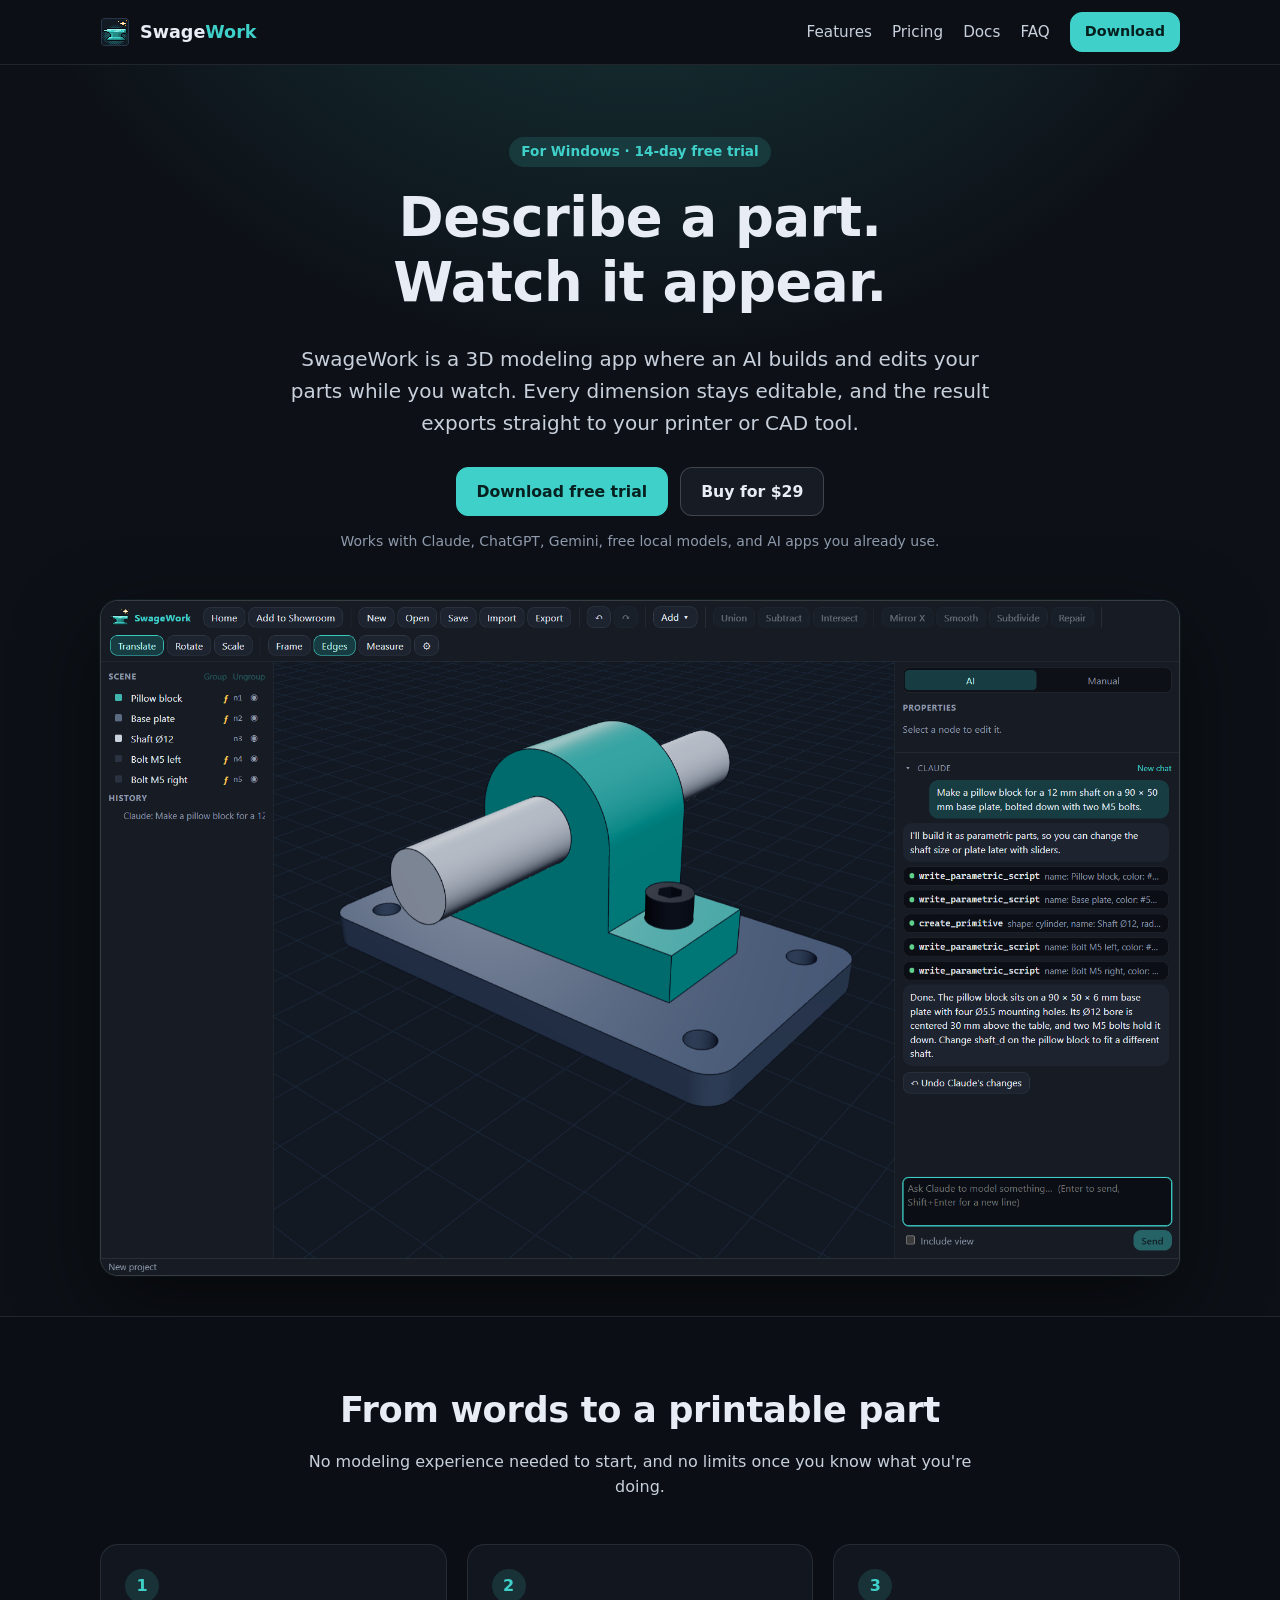
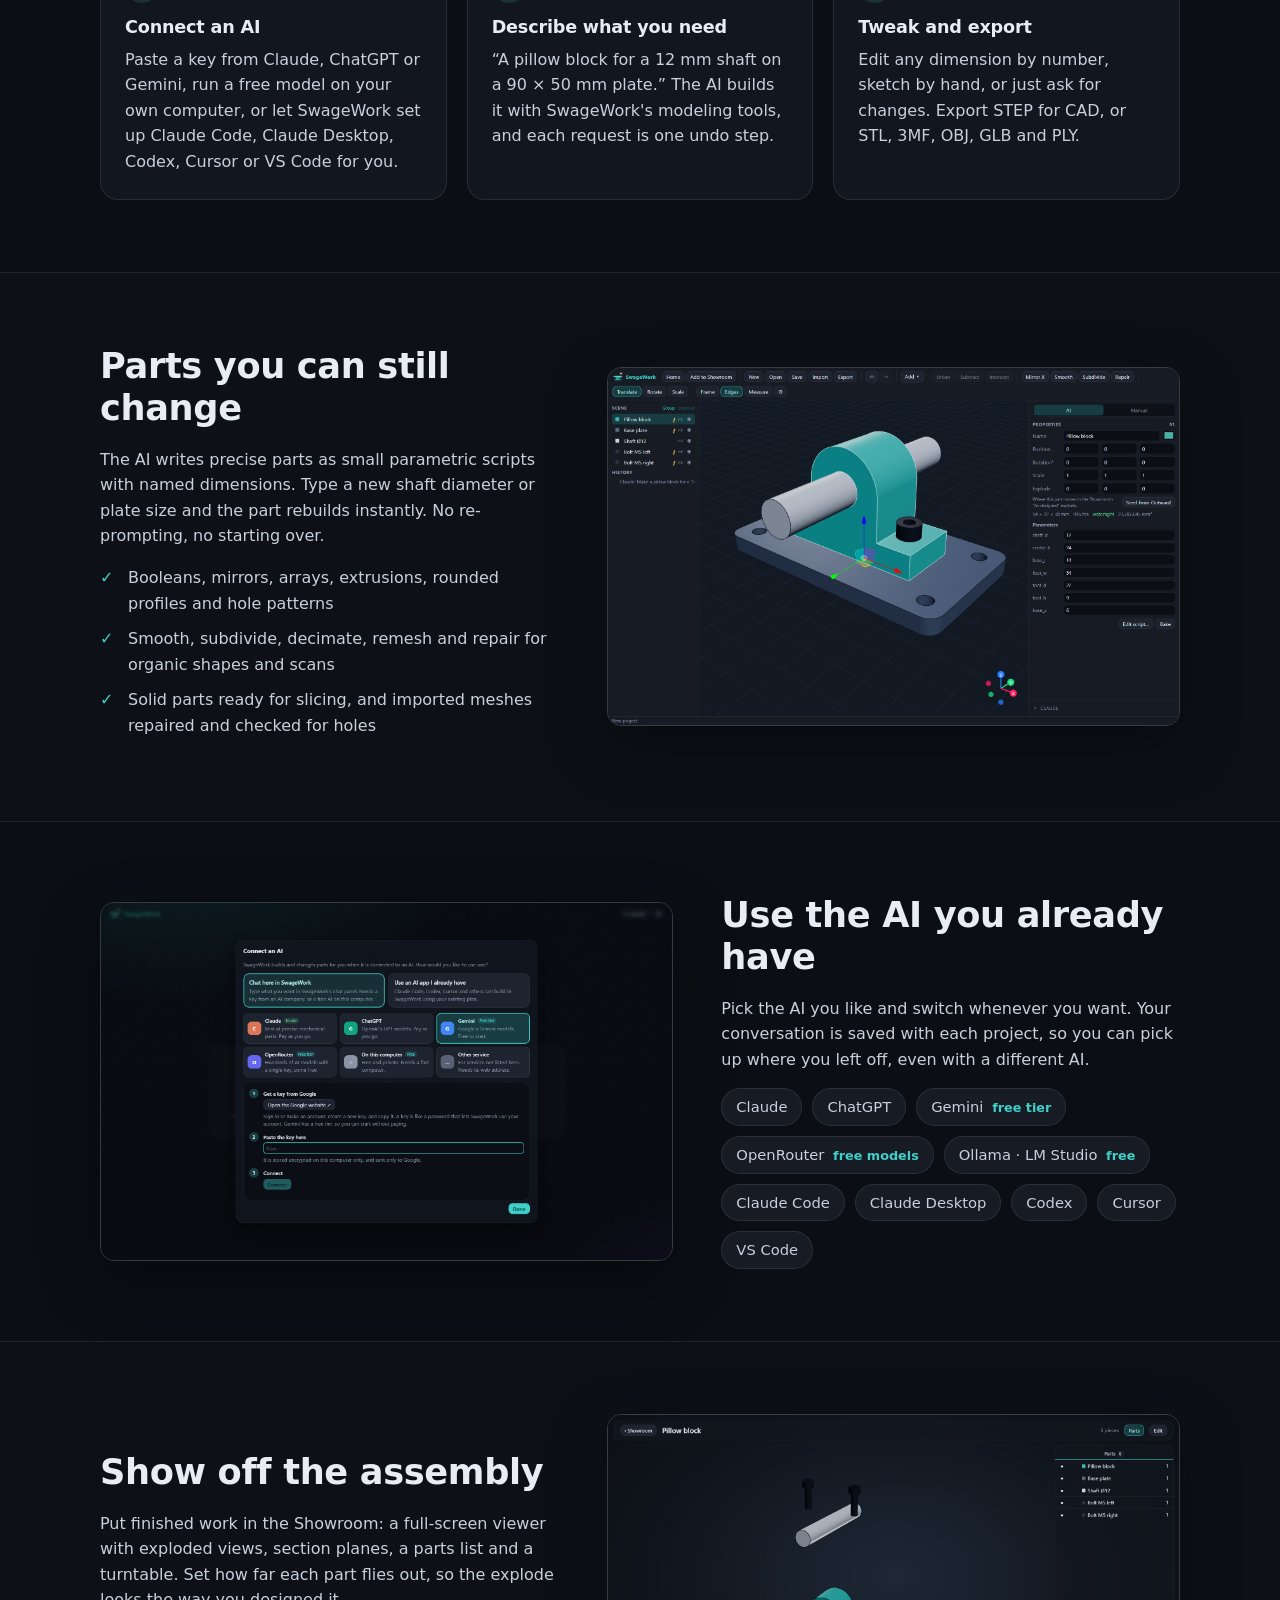
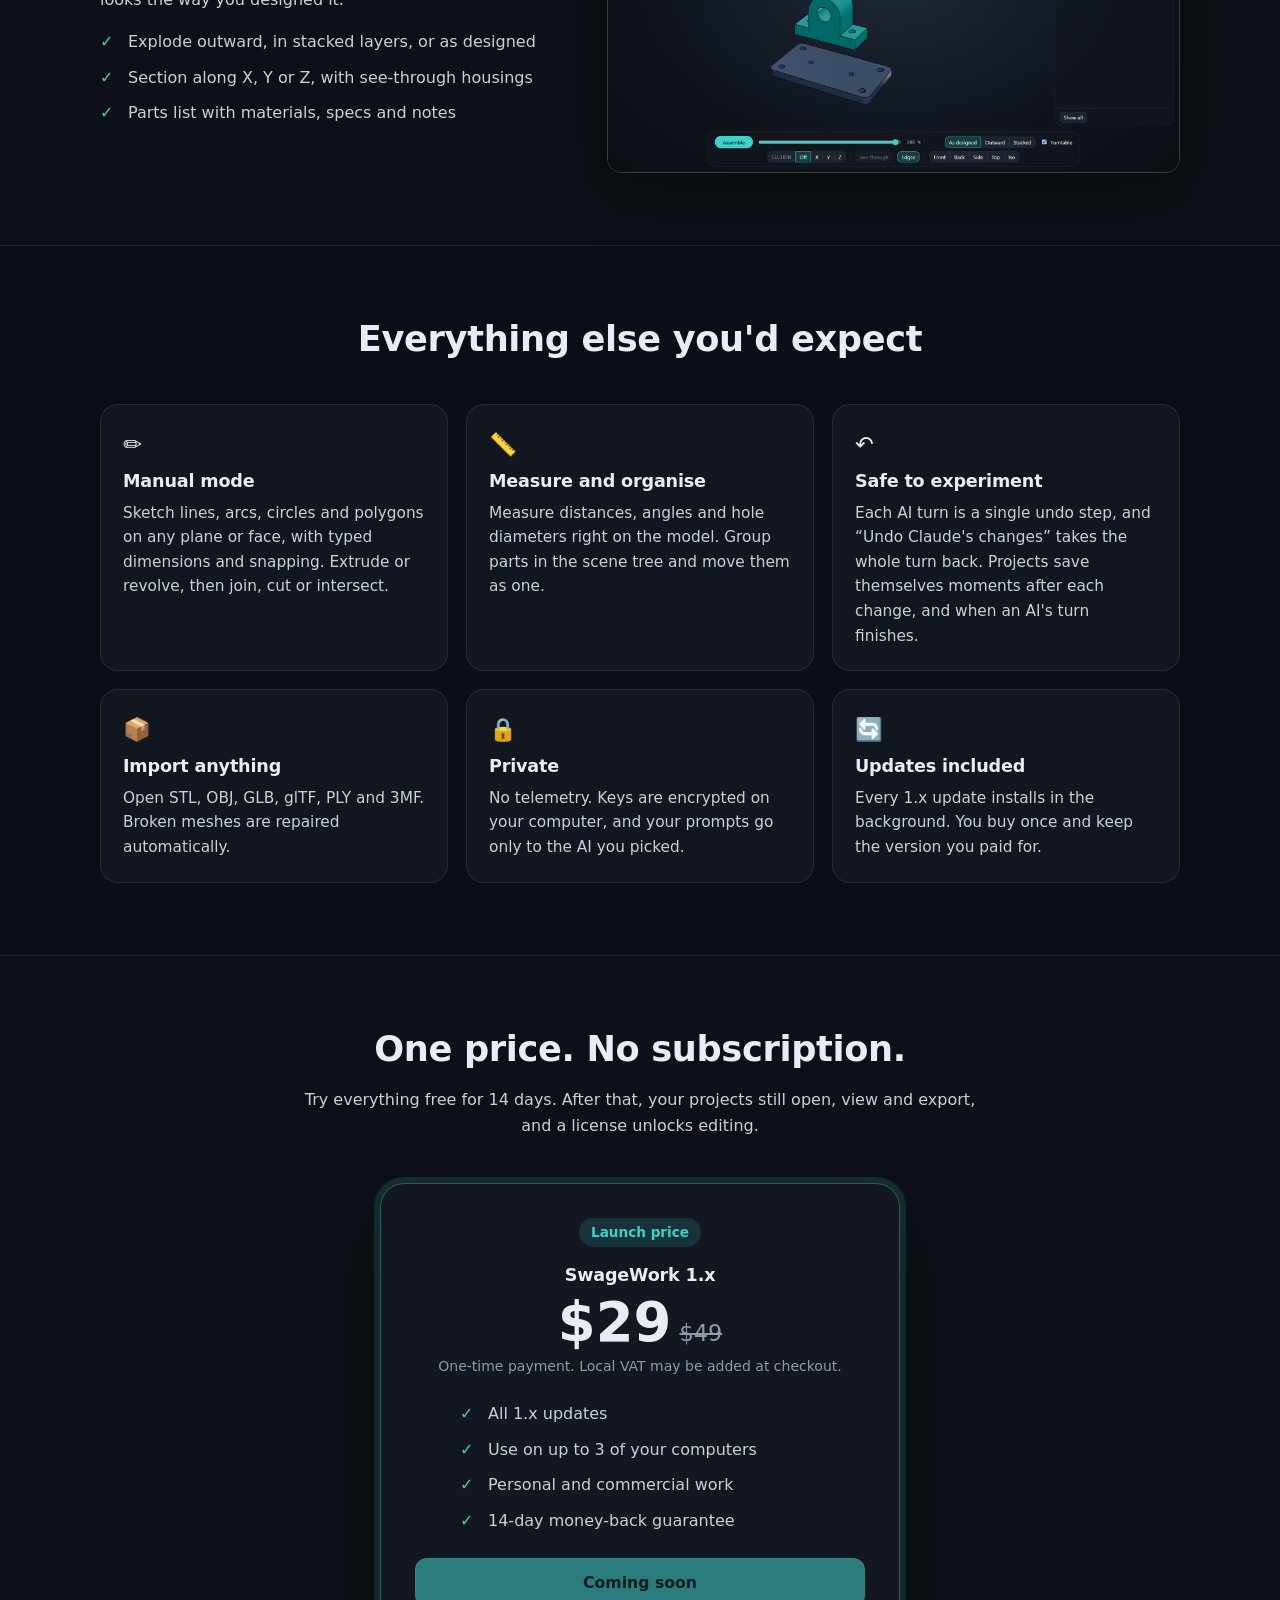
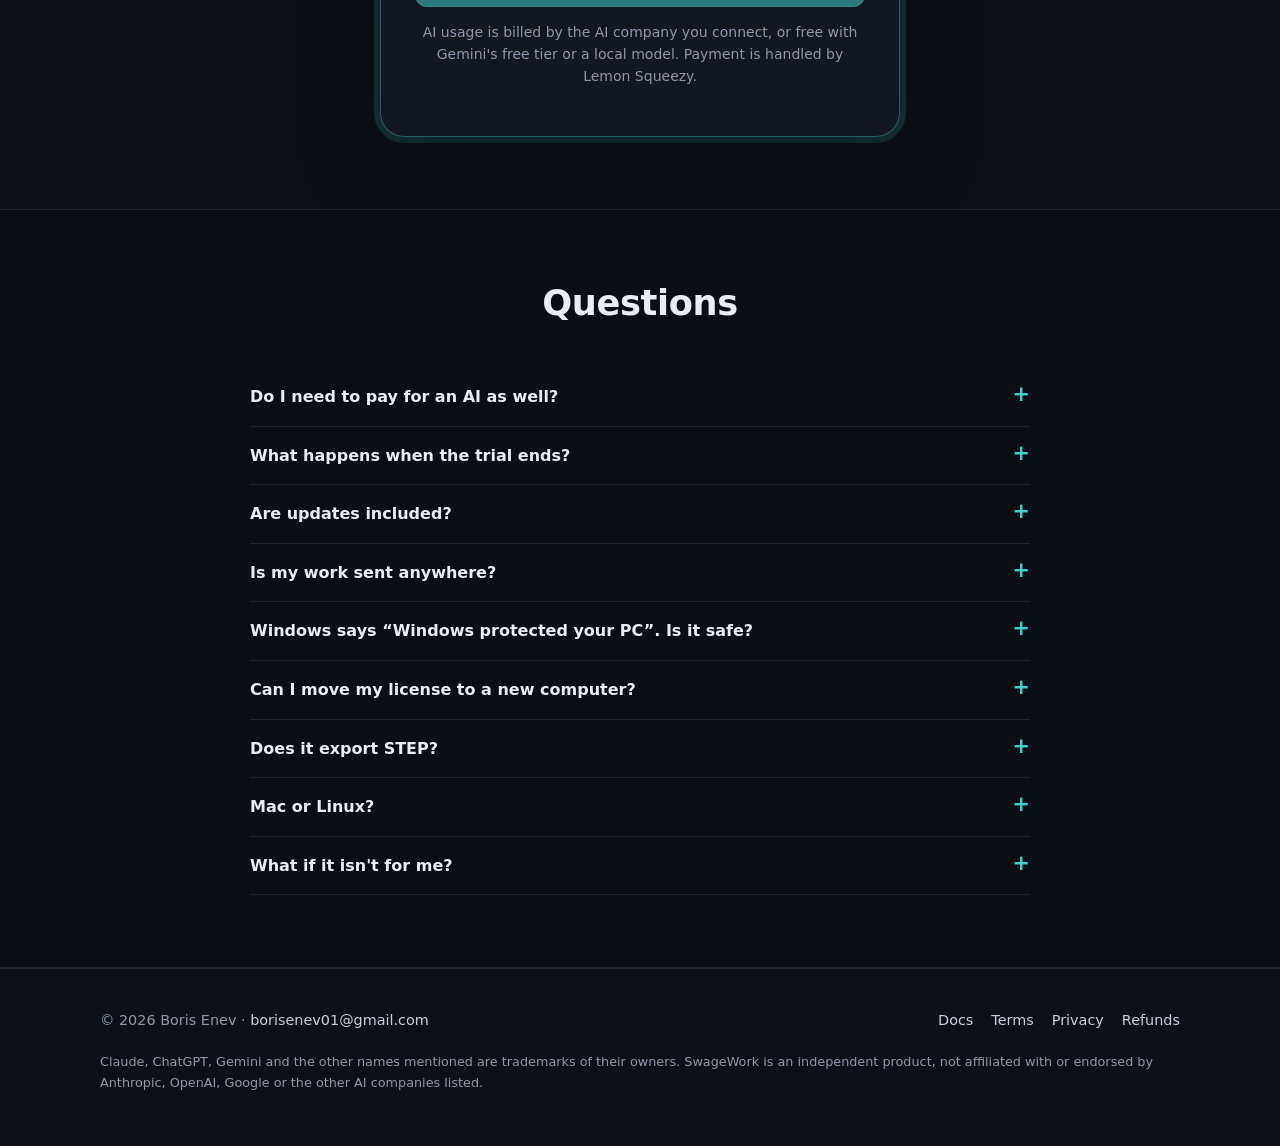
<file: index.html>
<!doctype html>
<html lang="en">
<head>
  <meta charset="utf-8">
  <meta name="viewport" content="width=device-width, initial-scale=1">
  <title>SwageWork: 3D modeling with AI</title>
  <meta name="description" content="SwageWork is a Windows 3D modeling app where AI builds and edits your parts. Use Claude, ChatGPT, Gemini, a free local model, or the AI app you already have. One-time purchase.">
  <meta property="og:title" content="SwageWork: 3D modeling with AI">
  <meta property="og:description" content="Describe a part, watch it appear, tweak it with sliders, export it for printing or CAD.">
  <meta property="og:image" content="img/editor.png">
  <link rel="icon" href="img/logo.svg" type="image/svg+xml">
  <link rel="stylesheet" href="style.css">
</head>
<body>
<!-- header -->
<header class="site-header">
  <div class="wrap">
    <a class="brand" href="index.html"><img src="img/logo.svg" alt=""><span>Swage<b>Work</b></span></a>
    <nav class="nav">
      <a href="index.html#features">Features</a>
      <a href="index.html#pricing">Pricing</a>
      <a href="docs.html">Docs</a>
      <a href="index.html#faq">FAQ</a>
      <a class="btn small primary" data-download href="#">Download</a>
    </nav>
  </div>
</header>
<!-- /header -->

<main>
  <section class="hero">
    <div class="wrap">
      <span class="eyebrow">For Windows · 14-day free trial</span>
      <h1>Describe a part.<br>Watch it appear.</h1>
      <p class="lede">
        SwageWork is a 3D modeling app where an AI builds and edits your parts while you watch.
        Every dimension stays editable, and the result exports straight to your printer or CAD tool.
      </p>
      <div class="ctas">
        <a class="btn primary" data-download href="#">Download free trial</a>
        <a class="btn" href="#pricing">Buy for $29</a>
      </div>
      <p class="note muted small">Works with Claude, ChatGPT, Gemini, free local models, and AI apps you already use.</p>
      <img class="shot" src="img/editor.png" width="1800" height="1125"
        alt="SwageWork editor: the chat panel shows Claude building a pillow block, base plate, shaft and bolts, which appear in the 3D viewport.">
    </div>
  </section>

  <section class="alt" id="how">
    <div class="wrap">
      <div class="section-head">
        <h2>From words to a printable part</h2>
        <p>No modeling experience needed to start, and no limits once you know what you're doing.</p>
      </div>
      <div class="steps">
        <div class="step">
          <h3>Connect an AI</h3>
          <p>Paste a key from Claude, ChatGPT or Gemini, run a free model on your own computer, or let SwageWork set up Claude Code, Claude Desktop, Codex, Cursor or VS Code for you.</p>
        </div>
        <div class="step">
          <h3>Describe what you need</h3>
          <p>“A pillow block for a 12 mm shaft on a 90 × 50 mm plate.” The AI builds it with SwageWork's modeling tools, and each request is one undo step.</p>
        </div>
        <div class="step">
          <h3>Tweak and export</h3>
          <p>Edit any dimension by number, sketch by hand, or just ask for changes. Export STEP for CAD, or STL, 3MF, OBJ, GLB and PLY.</p>
        </div>
      </div>
    </div>
  </section>

  <section id="features">
    <div class="wrap">
      <div class="split">
        <div class="split-text">
          <h2>Parts you can still change</h2>
          <p>The AI writes precise parts as small parametric scripts with named dimensions. Type a new shaft diameter or plate size and the part rebuilds instantly. No re-prompting, no starting over.</p>
          <ul class="ticks">
            <li>Booleans, mirrors, arrays, extrusions, rounded profiles and hole patterns</li>
            <li>Smooth, subdivide, decimate, remesh and repair for organic shapes and scans</li>
            <li>Solid parts ready for slicing, and imported meshes repaired and checked for holes</li>
          </ul>
        </div>
        <img src="img/params.png" width="1800" height="1125" loading="lazy" alt="The pillow block selected, with its shaft diameter, height and foot dimensions editable in the Properties panel.">
      </div>
    </div>
  </section>

  <section class="alt">
    <div class="wrap">
      <div class="split flip">
        <div class="split-text">
          <h2>Use the AI you already have</h2>
          <p>Pick the AI you like and switch whenever you want. Your conversation is saved with each project, so you can pick up where you left off, even with a different AI.</p>
          <div class="ai-list" style="justify-content:flex-start">
            <span class="chip">Claude</span>
            <span class="chip">ChatGPT</span>
            <span class="chip">Gemini <b>free tier</b></span>
            <span class="chip">OpenRouter <b>free models</b></span>
            <span class="chip">Ollama · LM Studio <b>free</b></span>
            <span class="chip">Claude Code</span>
            <span class="chip">Claude Desktop</span>
            <span class="chip">Codex</span>
            <span class="chip">Cursor</span>
            <span class="chip">VS Code</span>
          </div>
        </div>
        <img src="img/connect.png" width="1800" height="1125" loading="lazy" alt="The Connect an AI window with Claude, ChatGPT, Gemini, OpenRouter, local models and other services.">
      </div>
    </div>
  </section>

  <section>
    <div class="wrap">
      <div class="split">
        <div class="split-text">
          <h2>Show off the assembly</h2>
          <p>Put finished work in the Showroom: a full-screen viewer with exploded views, section planes, a parts list and a turntable. Set how far each part flies out, so the explode looks the way you designed it.</p>
          <ul class="ticks">
            <li>Explode outward, in stacked layers, or as designed</li>
            <li>Section along X, Y or Z, with see-through housings</li>
            <li>Parts list with materials, specs and notes</li>
          </ul>
        </div>
        <img src="img/showroom.png" width="1800" height="1125" loading="lazy" alt="Showroom viewer showing the pillow block assembly exploded into its parts.">
      </div>
    </div>
  </section>

  <section class="alt">
    <div class="wrap">
      <div class="section-head">
        <h2>Everything else you'd expect</h2>
      </div>
      <div class="grid">
        <div class="card"><div class="icon">✏️</div><h3>Manual mode</h3><p>Sketch lines, arcs, circles and polygons on any plane or face, with typed dimensions and snapping. Extrude or revolve, then join, cut or intersect.</p></div>
        <div class="card"><div class="icon">📏</div><h3>Measure and organise</h3><p>Measure distances, angles and hole diameters right on the model. Group parts in the scene tree and move them as one.</p></div>
        <div class="card"><div class="icon">↶</div><h3>Safe to experiment</h3><p>Each AI turn is a single undo step, and “Undo Claude's changes” takes the whole turn back. Projects save themselves moments after each change, and when an AI's turn finishes.</p></div>
        <div class="card"><div class="icon">📦</div><h3>Import anything</h3><p>Open STL, OBJ, GLB, glTF, PLY and 3MF. Broken meshes are repaired automatically.</p></div>
        <div class="card"><div class="icon">🔒</div><h3>Private</h3><p>No telemetry. Keys are encrypted on your computer, and your prompts go only to the AI you picked.</p></div>
        <div class="card"><div class="icon">🔄</div><h3>Updates included</h3><p>Every 1.x update installs in the background. You buy once and keep the version you paid for.</p></div>
      </div>
    </div>
  </section>

  <section id="pricing">
    <div class="wrap">
      <div class="section-head">
        <h2>One price. No subscription.</h2>
        <p>Try everything free for 14 days. After that, your projects still open, view and export, and a license unlocks editing.</p>
      </div>
      <div class="price-card">
        <span class="eyebrow">Launch price</span>
        <h3>SwageWork 1.x</h3>
        <div class="price">$29<s>$49</s></div>
        <p class="muted small">One-time payment. Local VAT may be added at checkout.</p>
        <ul class="ticks">
          <li>All 1.x updates</li>
          <li>Use on up to 3 of your computers</li>
          <li>Personal and commercial work</li>
          <li>14-day money-back guarantee</li>
        </ul>
        <a class="btn primary" data-buy href="#">Buy SwageWork</a>
        <p class="muted small" style="margin-top:14px">
          AI usage is billed by the AI company you connect, or free with Gemini's free tier or a local model.
          Payment is handled by Lemon Squeezy.
        </p>
      </div>
    </div>
  </section>

  <section class="alt" id="faq">
    <div class="wrap">
      <div class="section-head"><h2>Questions</h2></div>
      <div class="faq">
        <details>
          <summary>Do I need to pay for an AI as well?</summary>
          <p>Not necessarily. Gemini has a free tier, OpenRouter has free models, and Ollama or LM Studio run models on your own computer for free. If you already pay for Claude or ChatGPT, SwageWork can use that through Claude Code, Claude Desktop or Codex. With an API key you pay the AI company directly for what you use.</p>
        </details>
        <details>
          <summary>What happens when the trial ends?</summary>
          <p>SwageWork becomes read-only. You can still open, view and export every project, so your work is never locked away. Enter a license key in Settings to edit again.</p>
        </details>
        <details>
          <summary>Are updates included?</summary>
          <p>Yes, every 1.x update, installed automatically in the background. A future 2.0 would be an optional paid upgrade, and your 1.x license keeps working forever.</p>
        </details>
        <details>
          <summary>Is my work sent anywhere?</summary>
          <p>SwageWork has no telemetry and never sends your projects to us. When you chat, your message and a short description of the scene go to the AI you picked. The app also contacts Lemon Squeezy to check your license and GitHub to check for updates. Details are in the <a href="privacy.html">privacy policy</a>.</p>
        </details>
        <details>
          <summary>Windows says “Windows protected your PC”. Is it safe?</summary>
          <p>That's Windows SmartScreen. It warns about newer apps that aren't code-signed yet, and signing is on the way. Click <b>More info</b>, then <b>Run anyway</b>.</p>
        </details>
        <details>
          <summary>Can I move my license to a new computer?</summary>
          <p>Yes. Click Deactivate in Settings on the old computer, then enter the key on the new one. A license works on up to 3 computers at once.</p>
        </details>
        <details>
          <summary>Does it export STEP?</summary>
          <p>Yes. Parts you sketch and extrude or revolve in Manual mode, and joins and cuts made from them, export as exact solids with true flat, cylindrical and curved faces that SolidWorks, Fusion, FreeCAD and other CAD programs open as real geometry. Other parts (imported meshes, AI-made shapes) are written as faceted solids. STL, 3MF, OBJ, GLB and PLY are there too.</p>
        </details>
        <details>
          <summary>Mac or Linux?</summary>
          <p>Windows 10 and 11 (64-bit) only for now.</p>
        </details>
        <details>
          <summary>What if it isn't for me?</summary>
          <p>Email within 14 days of buying and you'll get a full refund. See the <a href="refund.html">refund policy</a>.</p>
        </details>
      </div>
    </div>
  </section>
</main>

<!-- footer -->
<footer class="site-footer">
  <div class="wrap">
    <div>© <span data-year>2026</span> Boris Enev · <a href="mailto:borisenev01@gmail.com">borisenev01@gmail.com</a></div>
    <nav>
      <a href="docs.html">Docs</a>
      <a href="terms.html">Terms</a>
      <a href="privacy.html">Privacy</a>
      <a href="refund.html">Refunds</a>
    </nav>
    <p class="fine">Claude, ChatGPT, Gemini and the other names mentioned are trademarks of their owners. SwageWork is an independent product, not affiliated with or endorsed by Anthropic, OpenAI, Google or the other AI companies listed.</p>
  </div>
</footer>
<!-- /footer -->
<script src="site.js"></script>
</body>
</html>
</file>
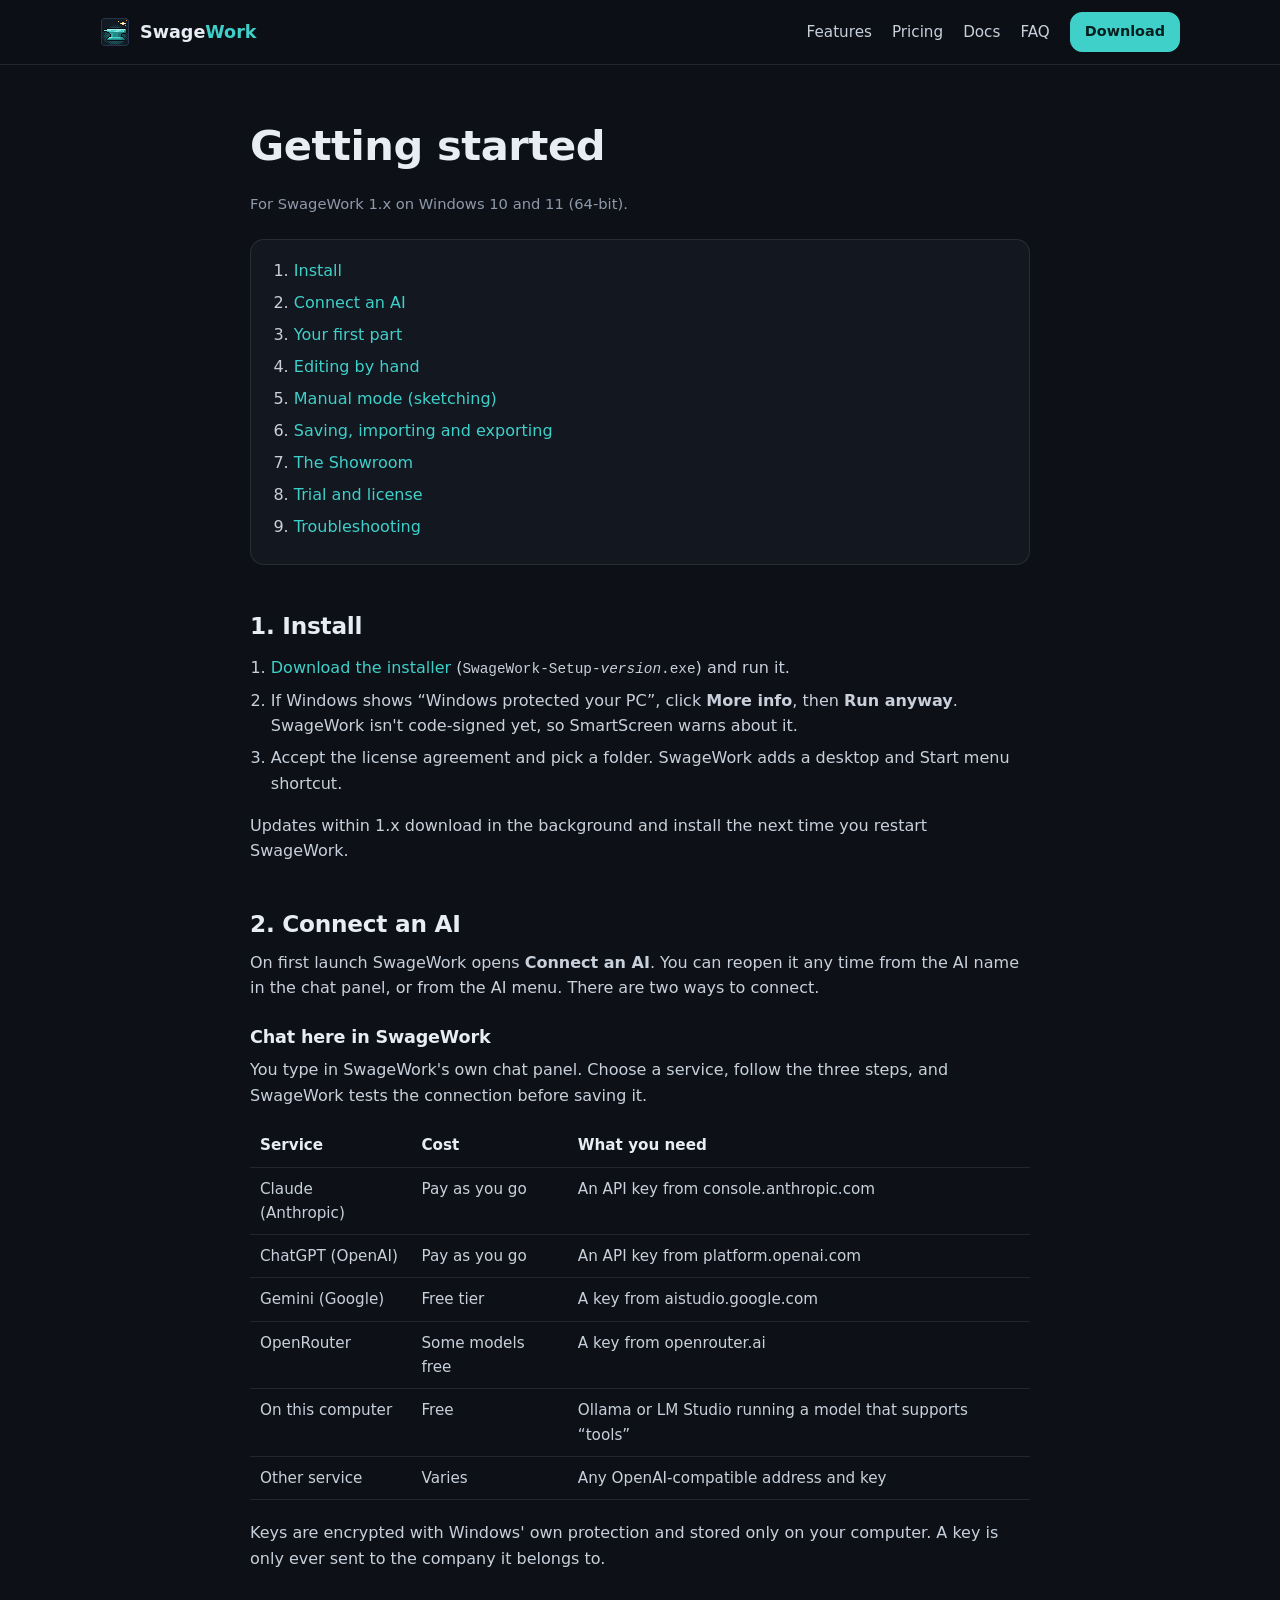
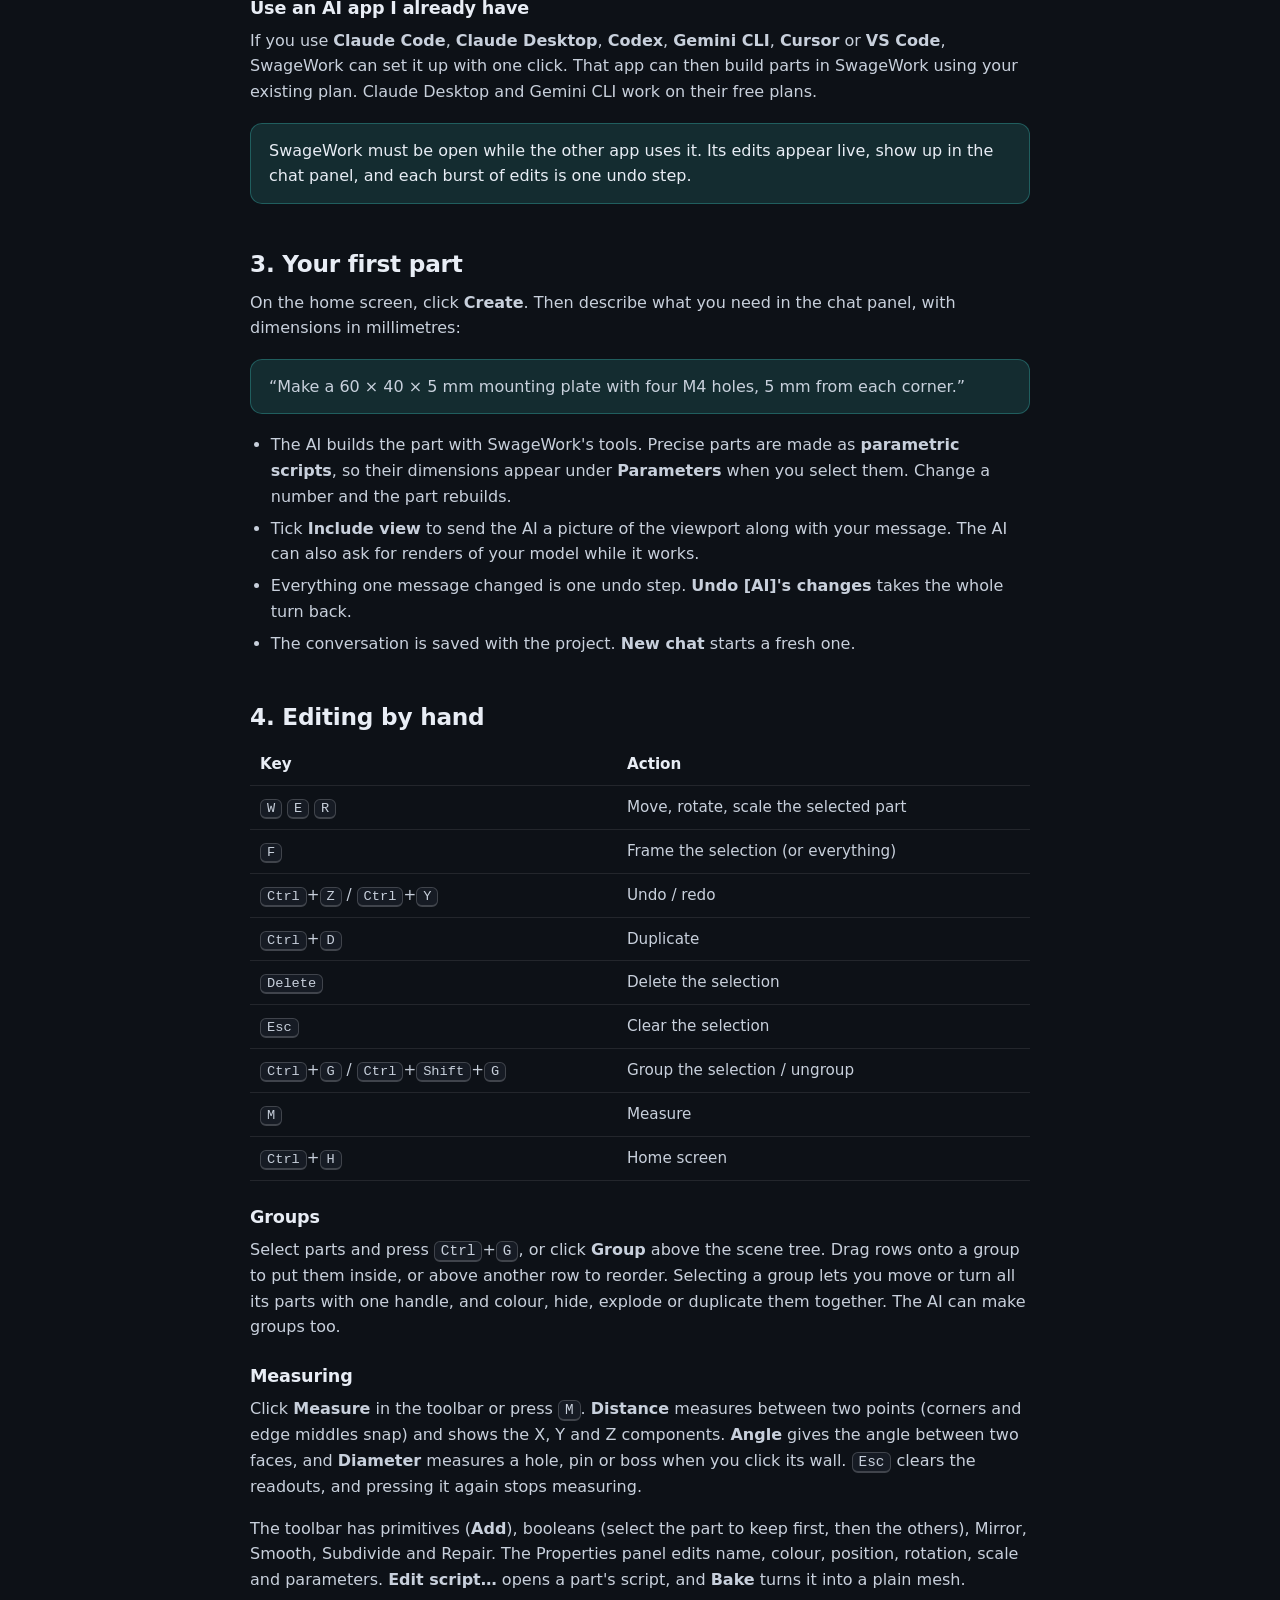
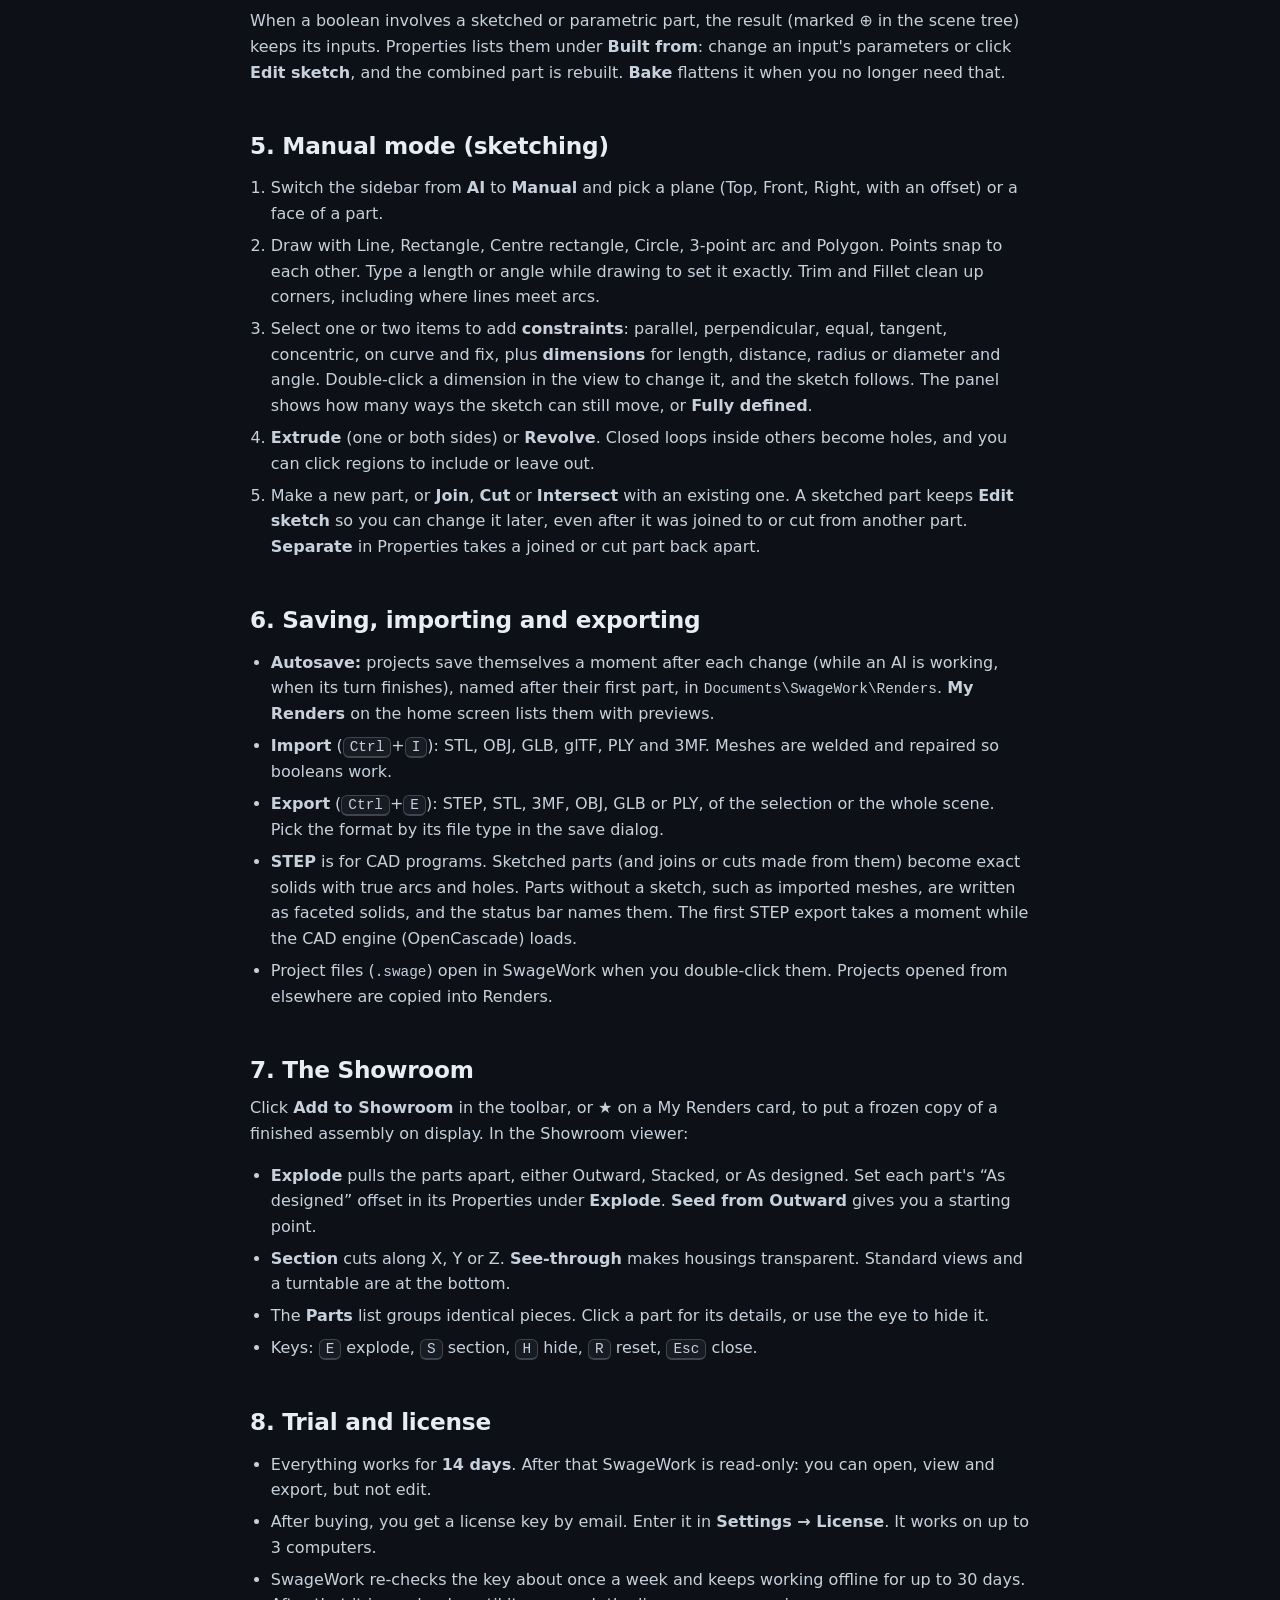
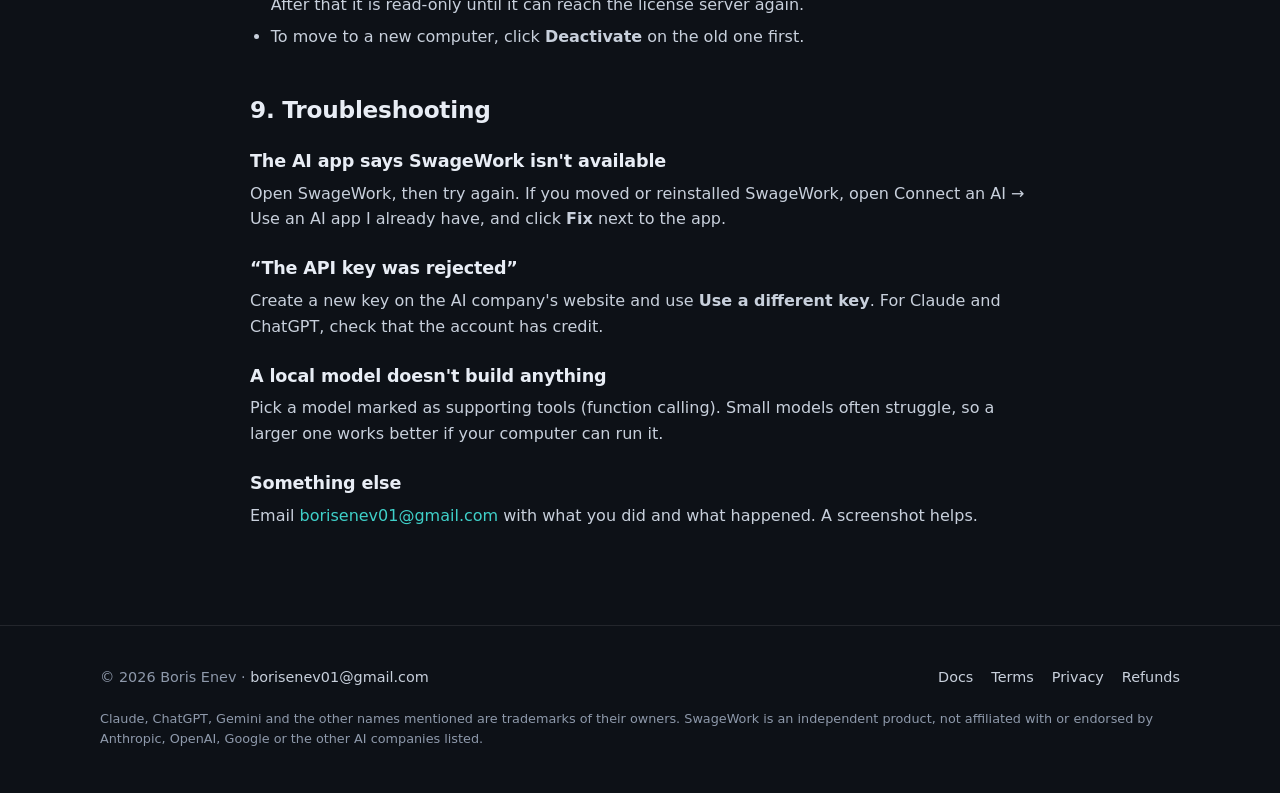
<file: docs.html>
<!doctype html>
<html lang="en">
<head>
  <meta charset="utf-8">
  <meta name="viewport" content="width=device-width, initial-scale=1">
  <title>SwageWork Docs</title>
  <meta name="description" content="How to install SwageWork, connect an AI, build and edit parts, and manage your license.">
  <link rel="icon" href="img/logo.svg" type="image/svg+xml">
  <link rel="stylesheet" href="style.css">
</head>
<body>
<!-- header -->
<header class="site-header">
  <div class="wrap">
    <a class="brand" href="index.html"><img src="img/logo.svg" alt=""><span>Swage<b>Work</b></span></a>
    <nav class="nav">
      <a href="index.html#features">Features</a>
      <a href="index.html#pricing">Pricing</a>
      <a href="docs.html">Docs</a>
      <a href="index.html#faq">FAQ</a>
      <a class="btn small primary" data-download href="#">Download</a>
    </nav>
  </div>
</header>
<!-- /header -->

<main class="page">
  <h1>Getting started</h1>
  <p class="updated">For SwageWork 1.x on Windows 10 and 11 (64-bit).</p>

  <nav class="toc">
    <ol>
      <li><a href="#install">Install</a></li>
      <li><a href="#connect">Connect an AI</a></li>
      <li><a href="#first-part">Your first part</a></li>
      <li><a href="#editing">Editing by hand</a></li>
      <li><a href="#manual">Manual mode (sketching)</a></li>
      <li><a href="#files">Saving, importing and exporting</a></li>
      <li><a href="#showroom">The Showroom</a></li>
      <li><a href="#license">Trial and license</a></li>
      <li><a href="#help">Troubleshooting</a></li>
    </ol>
  </nav>

  <h2 id="install">1. Install</h2>
  <ol>
    <li><a data-download href="#">Download the installer</a> (<code>SwageWork-Setup-<i>version</i>.exe</code>) and run it.</li>
    <li>If Windows shows “Windows protected your PC”, click <b>More info</b>, then <b>Run anyway</b>. SwageWork isn't code-signed yet, so SmartScreen warns about it.</li>
    <li>Accept the license agreement and pick a folder. SwageWork adds a desktop and Start menu shortcut.</li>
  </ol>
  <p>Updates within 1.x download in the background and install the next time you restart SwageWork.</p>

  <h2 id="connect">2. Connect an AI</h2>
  <p>On first launch SwageWork opens <b>Connect an AI</b>. You can reopen it any time from the AI name in the chat panel, or from the AI menu. There are two ways to connect.</p>

  <h3>Chat here in SwageWork</h3>
  <p>You type in SwageWork's own chat panel. Choose a service, follow the three steps, and SwageWork tests the connection before saving it.</p>
  <table>
    <tr><th>Service</th><th>Cost</th><th>What you need</th></tr>
    <tr><td>Claude (Anthropic)</td><td>Pay as you go</td><td>An API key from console.anthropic.com</td></tr>
    <tr><td>ChatGPT (OpenAI)</td><td>Pay as you go</td><td>An API key from platform.openai.com</td></tr>
    <tr><td>Gemini (Google)</td><td>Free tier</td><td>A key from aistudio.google.com</td></tr>
    <tr><td>OpenRouter</td><td>Some models free</td><td>A key from openrouter.ai</td></tr>
    <tr><td>On this computer</td><td>Free</td><td>Ollama or LM Studio running a model that supports “tools”</td></tr>
    <tr><td>Other service</td><td>Varies</td><td>Any OpenAI-compatible address and key</td></tr>
  </table>
  <p>Keys are encrypted with Windows' own protection and stored only on your computer. A key is only ever sent to the company it belongs to.</p>

  <h3>Use an AI app I already have</h3>
  <p>If you use <b>Claude Code</b>, <b>Claude Desktop</b>, <b>Codex</b>, <b>Gemini CLI</b>, <b>Cursor</b> or <b>VS Code</b>, SwageWork can set it up with one click. That app can then build parts in SwageWork using your existing plan. Claude Desktop and Gemini CLI work on their free plans.</p>
  <div class="callout">SwageWork must be open while the other app uses it. Its edits appear live, show up in the chat panel, and each burst of edits is one undo step.</div>

  <h2 id="first-part">3. Your first part</h2>
  <p>On the home screen, click <b>Create</b>. Then describe what you need in the chat panel, with dimensions in millimetres:</p>
  <p class="callout">“Make a 60 × 40 × 5 mm mounting plate with four M4 holes, 5 mm from each corner.”</p>
  <ul>
    <li>The AI builds the part with SwageWork's tools. Precise parts are made as <b>parametric scripts</b>, so their dimensions appear under <b>Parameters</b> when you select them. Change a number and the part rebuilds.</li>
    <li>Tick <b>Include view</b> to send the AI a picture of the viewport along with your message. The AI can also ask for renders of your model while it works.</li>
    <li>Everything one message changed is one undo step. <b>Undo [AI]'s changes</b> takes the whole turn back.</li>
    <li>The conversation is saved with the project. <b>New chat</b> starts a fresh one.</li>
  </ul>

  <h2 id="editing">4. Editing by hand</h2>
  <table>
    <tr><th>Key</th><th>Action</th></tr>
    <tr><td><kbd>W</kbd> <kbd>E</kbd> <kbd>R</kbd></td><td>Move, rotate, scale the selected part</td></tr>
    <tr><td><kbd>F</kbd></td><td>Frame the selection (or everything)</td></tr>
    <tr><td><kbd>Ctrl</kbd>+<kbd>Z</kbd> / <kbd>Ctrl</kbd>+<kbd>Y</kbd></td><td>Undo / redo</td></tr>
    <tr><td><kbd>Ctrl</kbd>+<kbd>D</kbd></td><td>Duplicate</td></tr>
    <tr><td><kbd>Delete</kbd></td><td>Delete the selection</td></tr>
    <tr><td><kbd>Esc</kbd></td><td>Clear the selection</td></tr>
    <tr><td><kbd>Ctrl</kbd>+<kbd>G</kbd> / <kbd>Ctrl</kbd>+<kbd>Shift</kbd>+<kbd>G</kbd></td><td>Group the selection / ungroup</td></tr>
    <tr><td><kbd>M</kbd></td><td>Measure</td></tr>
    <tr><td><kbd>Ctrl</kbd>+<kbd>H</kbd></td><td>Home screen</td></tr>
  </table>
  <h3>Groups</h3>
  <p>Select parts and press <kbd>Ctrl</kbd>+<kbd>G</kbd>, or click <b>Group</b> above the scene tree. Drag rows onto a group to put them inside, or above another row to reorder. Selecting a group lets you move or turn all its parts with one handle, and colour, hide, explode or duplicate them together. The AI can make groups too.</p>
  <h3>Measuring</h3>
  <p>Click <b>Measure</b> in the toolbar or press <kbd>M</kbd>. <b>Distance</b> measures between two points (corners and edge middles snap) and shows the X, Y and Z components. <b>Angle</b> gives the angle between two faces, and <b>Diameter</b> measures a hole, pin or boss when you click its wall. <kbd>Esc</kbd> clears the readouts, and pressing it again stops measuring.</p>
  <p>The toolbar has primitives (<b>Add</b>), booleans (select the part to keep first, then the others), Mirror, Smooth, Subdivide and Repair. The Properties panel edits name, colour, position, rotation, scale and parameters. <b>Edit script…</b> opens a part's script, and <b>Bake</b> turns it into a plain mesh.</p>
  <p>When a boolean involves a sketched or parametric part, the result (marked ⊕ in the scene tree) keeps its inputs. Properties lists them under <b>Built from</b>: change an input's parameters or click <b>Edit sketch</b>, and the combined part is rebuilt. <b>Bake</b> flattens it when you no longer need that.</p>

  <h2 id="manual">5. Manual mode (sketching)</h2>
  <ol>
    <li>Switch the sidebar from <b>AI</b> to <b>Manual</b> and pick a plane (Top, Front, Right, with an offset) or a face of a part.</li>
    <li>Draw with Line, Rectangle, Centre rectangle, Circle, 3-point arc and Polygon. Points snap to each other. Type a length or angle while drawing to set it exactly. Trim and Fillet clean up corners, including where lines meet arcs.</li>
    <li>Select one or two items to add <b>constraints</b>: parallel, perpendicular, equal, tangent, concentric, on curve and fix, plus <b>dimensions</b> for length, distance, radius or diameter and angle. Double-click a dimension in the view to change it, and the sketch follows. The panel shows how many ways the sketch can still move, or <b>Fully defined</b>.</li>
    <li><b>Extrude</b> (one or both sides) or <b>Revolve</b>. Closed loops inside others become holes, and you can click regions to include or leave out.</li>
    <li>Make a new part, or <b>Join</b>, <b>Cut</b> or <b>Intersect</b> with an existing one. A sketched part keeps <b>Edit sketch</b> so you can change it later, even after it was joined to or cut from another part. <b>Separate</b> in Properties takes a joined or cut part back apart.</li>
  </ol>

  <h2 id="files">6. Saving, importing and exporting</h2>
  <ul>
    <li><b>Autosave:</b> projects save themselves a moment after each change (while an AI is working, when its turn finishes), named after their first part, in <code>Documents\SwageWork\Renders</code>. <b>My Renders</b> on the home screen lists them with previews.</li>
    <li><b>Import</b> (<kbd>Ctrl</kbd>+<kbd>I</kbd>): STL, OBJ, GLB, glTF, PLY and 3MF. Meshes are welded and repaired so booleans work.</li>
    <li><b>Export</b> (<kbd>Ctrl</kbd>+<kbd>E</kbd>): STEP, STL, 3MF, OBJ, GLB or PLY, of the selection or the whole scene. Pick the format by its file type in the save dialog.</li>
    <li><b>STEP</b> is for CAD programs. Sketched parts (and joins or cuts made from them) become exact solids with true arcs and holes. Parts without a sketch, such as imported meshes, are written as faceted solids, and the status bar names them. The first STEP export takes a moment while the CAD engine (OpenCascade) loads.</li>
    <li>Project files (<code>.swage</code>) open in SwageWork when you double-click them. Projects opened from elsewhere are copied into Renders.</li>
  </ul>

  <h2 id="showroom">7. The Showroom</h2>
  <p>Click <b>Add to Showroom</b> in the toolbar, or ★ on a My Renders card, to put a frozen copy of a finished assembly on display. In the Showroom viewer:</p>
  <ul>
    <li><b>Explode</b> pulls the parts apart, either Outward, Stacked, or As designed. Set each part's “As designed” offset in its Properties under <b>Explode</b>. <b>Seed from Outward</b> gives you a starting point.</li>
    <li><b>Section</b> cuts along X, Y or Z. <b>See-through</b> makes housings transparent. Standard views and a turntable are at the bottom.</li>
    <li>The <b>Parts</b> list groups identical pieces. Click a part for its details, or use the eye to hide it.</li>
    <li>Keys: <kbd>E</kbd> explode, <kbd>S</kbd> section, <kbd>H</kbd> hide, <kbd>R</kbd> reset, <kbd>Esc</kbd> close.</li>
  </ul>

  <h2 id="license">8. Trial and license</h2>
  <ul>
    <li>Everything works for <b>14 days</b>. After that SwageWork is read-only: you can open, view and export, but not edit.</li>
    <li>After buying, you get a license key by email. Enter it in <b>Settings → License</b>. It works on up to 3 computers.</li>
    <li>SwageWork re-checks the key about once a week and keeps working offline for up to 30 days. After that it is read-only until it can reach the license server again.</li>
    <li>To move to a new computer, click <b>Deactivate</b> on the old one first.</li>
  </ul>

  <h2 id="help">9. Troubleshooting</h2>
  <h3>The AI app says SwageWork isn't available</h3>
  <p>Open SwageWork, then try again. If you moved or reinstalled SwageWork, open Connect an AI → Use an AI app I already have, and click <b>Fix</b> next to the app.</p>
  <h3>“The API key was rejected”</h3>
  <p>Create a new key on the AI company's website and use <b>Use a different key</b>. For Claude and ChatGPT, check that the account has credit.</p>
  <h3>A local model doesn't build anything</h3>
  <p>Pick a model marked as supporting tools (function calling). Small models often struggle, so a larger one works better if your computer can run it.</p>
  <h3>Something else</h3>
  <p>Email <a href="mailto:borisenev01@gmail.com">borisenev01@gmail.com</a> with what you did and what happened. A screenshot helps.</p>
</main>

<!-- footer -->
<footer class="site-footer">
  <div class="wrap">
    <div>© <span data-year>2026</span> Boris Enev · <a href="mailto:borisenev01@gmail.com">borisenev01@gmail.com</a></div>
    <nav>
      <a href="docs.html">Docs</a>
      <a href="terms.html">Terms</a>
      <a href="privacy.html">Privacy</a>
      <a href="refund.html">Refunds</a>
    </nav>
    <p class="fine">Claude, ChatGPT, Gemini and the other names mentioned are trademarks of their owners. SwageWork is an independent product, not affiliated with or endorsed by Anthropic, OpenAI, Google or the other AI companies listed.</p>
  </div>
</footer>
<!-- /footer -->
<script src="site.js"></script>
</body>
</html>
</file>
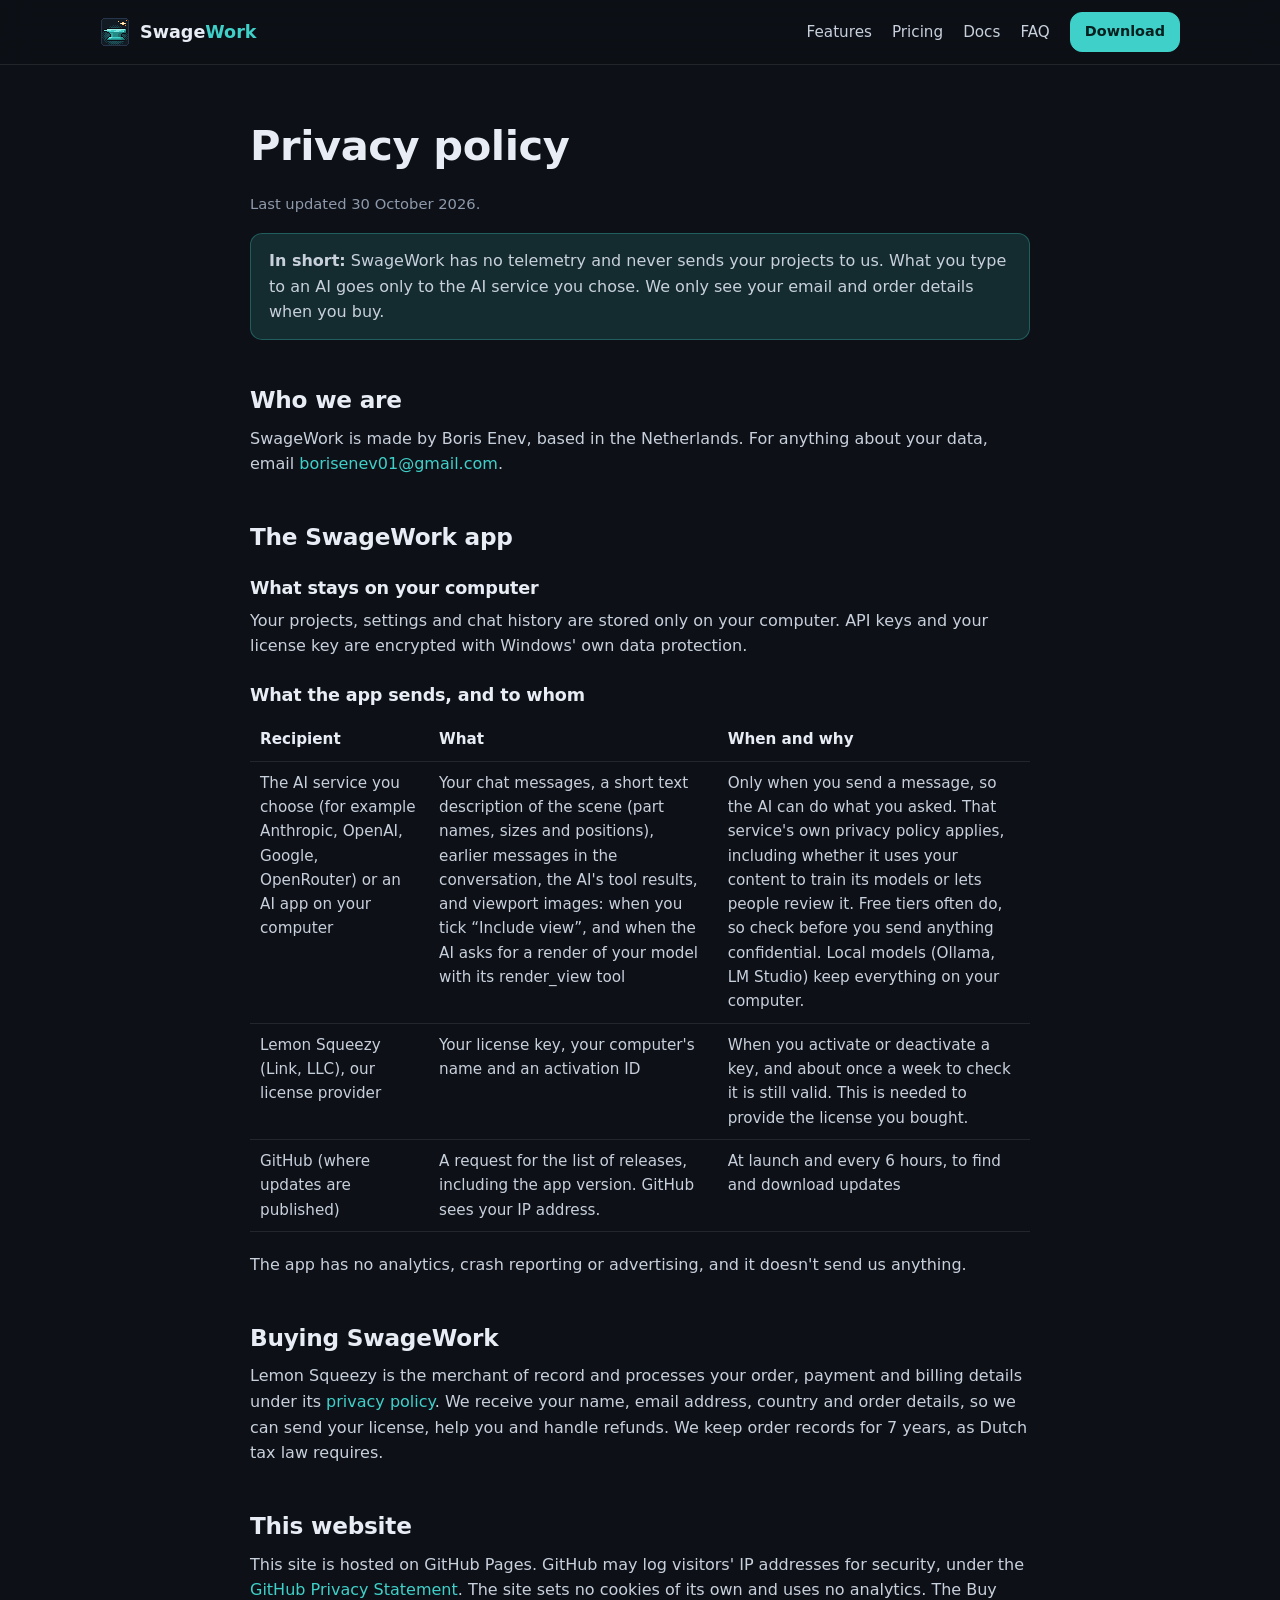
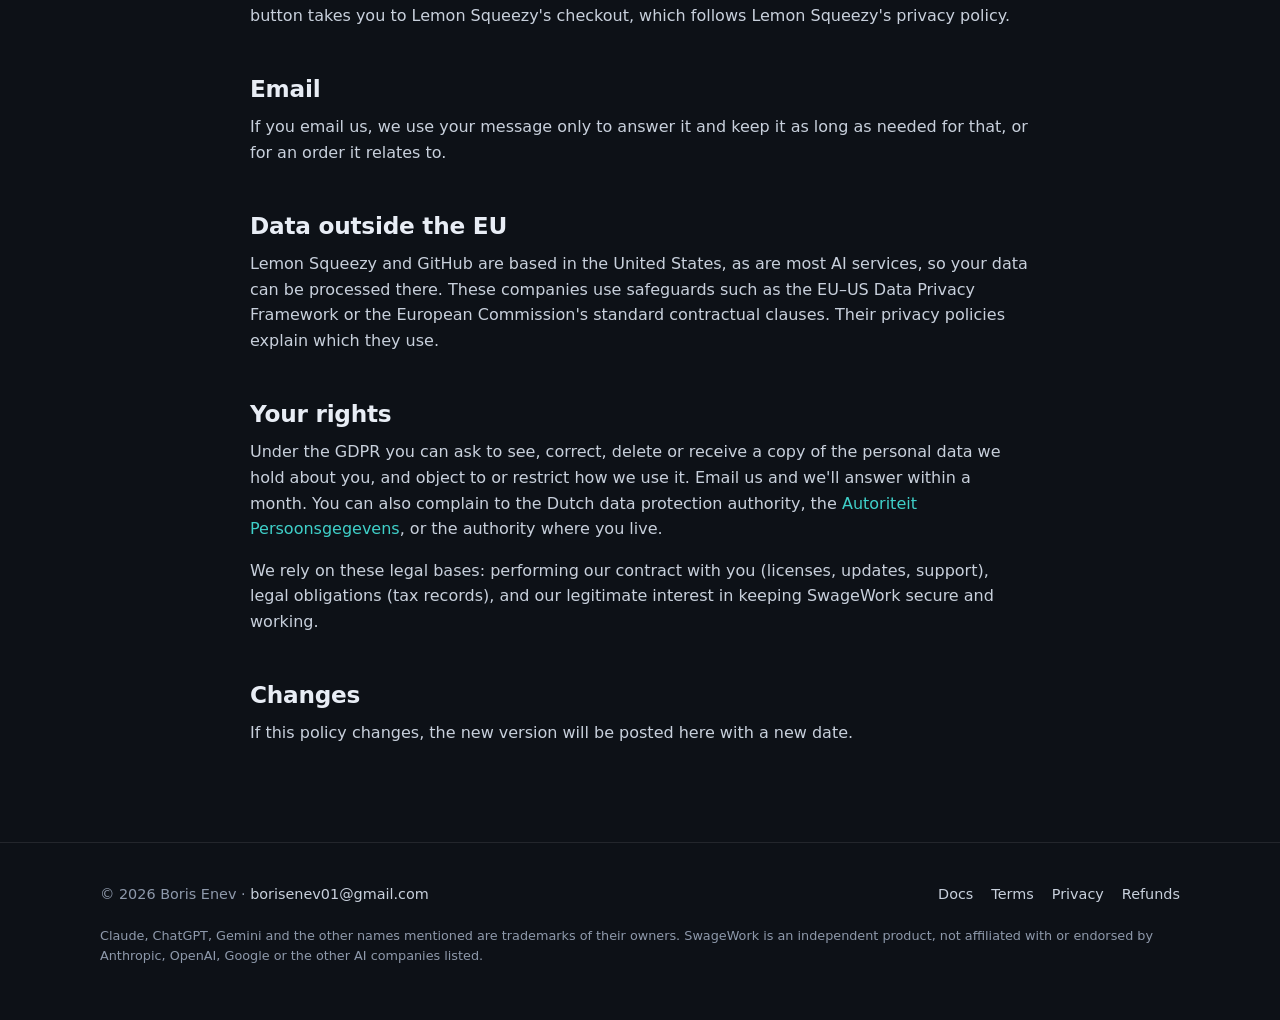
<file: privacy.html>
<!doctype html>
<html lang="en">
<head>
  <meta charset="utf-8">
  <meta name="viewport" content="width=device-width, initial-scale=1">
  <title>SwageWork Privacy</title>
  <meta name="description" content="What data SwageWork and this website handle, and why.">
  <link rel="icon" href="img/logo.svg" type="image/svg+xml">
  <link rel="stylesheet" href="style.css">
</head>
<body>
<!-- header -->
<header class="site-header">
  <div class="wrap">
    <a class="brand" href="index.html"><img src="img/logo.svg" alt=""><span>Swage<b>Work</b></span></a>
    <nav class="nav">
      <a href="index.html#features">Features</a>
      <a href="index.html#pricing">Pricing</a>
      <a href="docs.html">Docs</a>
      <a href="index.html#faq">FAQ</a>
      <a class="btn small primary" data-download href="#">Download</a>
    </nav>
  </div>
</header>
<!-- /header -->

<main class="page">
  <h1>Privacy policy</h1>
  <p class="updated">Last updated 30 October 2026.</p>

  <p class="callout"><b>In short:</b> SwageWork has no telemetry and never sends your projects to us. What you type to an AI goes only to the AI service you chose. We only see your email and order details when you buy.</p>

  <h2>Who we are</h2>
  <p>SwageWork is made by Boris Enev, based in the Netherlands. For anything about your data, email <a href="mailto:borisenev01@gmail.com">borisenev01@gmail.com</a>.</p>

  <h2>The SwageWork app</h2>
  <h3>What stays on your computer</h3>
  <p>Your projects, settings and chat history are stored only on your computer. API keys and your license key are encrypted with Windows' own data protection.</p>

  <h3>What the app sends, and to whom</h3>
  <table>
    <tr><th>Recipient</th><th>What</th><th>When and why</th></tr>
    <tr>
      <td>The AI service you choose (for example Anthropic, OpenAI, Google, OpenRouter) or an AI app on your computer</td>
      <td>Your chat messages, a short text description of the scene (part names, sizes and positions), earlier messages in the conversation, the AI's tool results, and viewport images: when you tick “Include view”, and when the AI asks for a render of your model with its render_view tool</td>
      <td>Only when you send a message, so the AI can do what you asked. That service's own privacy policy applies, including whether it uses your content to train its models or lets people review it. Free tiers often do, so check before you send anything confidential. Local models (Ollama, LM Studio) keep everything on your computer.</td>
    </tr>
    <tr>
      <td>Lemon Squeezy (Link, LLC), our license provider</td>
      <td>Your license key, your computer's name and an activation ID</td>
      <td>When you activate or deactivate a key, and about once a week to check it is still valid. This is needed to provide the license you bought.</td>
    </tr>
    <tr>
      <td>GitHub (where updates are published)</td>
      <td>A request for the list of releases, including the app version. GitHub sees your IP address.</td>
      <td>At launch and every 6 hours, to find and download updates</td>
    </tr>
  </table>
  <p>The app has no analytics, crash reporting or advertising, and it doesn't send us anything.</p>

  <h2>Buying SwageWork</h2>
  <p>Lemon Squeezy is the merchant of record and processes your order, payment and billing details under its <a href="https://www.lemonsqueezy.com/privacy">privacy policy</a>. We receive your name, email address, country and order details, so we can send your license, help you and handle refunds. We keep order records for 7 years, as Dutch tax law requires.</p>

  <h2>This website</h2>
  <p>This site is hosted on GitHub Pages. GitHub may log visitors' IP addresses for security, under the <a href="https://docs.github.com/en/site-policy/privacy-policies/github-general-privacy-statement">GitHub Privacy Statement</a>. The site sets no cookies of its own and uses no analytics. The Buy button takes you to Lemon Squeezy's checkout, which follows Lemon Squeezy's privacy policy.</p>

  <h2>Email</h2>
  <p>If you email us, we use your message only to answer it and keep it as long as needed for that, or for an order it relates to.</p>

  <h2>Data outside the EU</h2>
  <p>Lemon Squeezy and GitHub are based in the United States, as are most AI services, so your data can be processed there. These companies use safeguards such as the EU–US Data Privacy Framework or the European Commission's standard contractual clauses. Their privacy policies explain which they use.</p>

  <h2>Your rights</h2>
  <p>Under the GDPR you can ask to see, correct, delete or receive a copy of the personal data we hold about you, and object to or restrict how we use it. Email us and we'll answer within a month. You can also complain to the Dutch data protection authority, the <a href="https://autoriteitpersoonsgegevens.nl">Autoriteit Persoonsgegevens</a>, or the authority where you live.</p>
  <p>We rely on these legal bases: performing our contract with you (licenses, updates, support), legal obligations (tax records), and our legitimate interest in keeping SwageWork secure and working.</p>

  <h2>Changes</h2>
  <p>If this policy changes, the new version will be posted here with a new date.</p>
</main>

<!-- footer -->
<footer class="site-footer">
  <div class="wrap">
    <div>© <span data-year>2026</span> Boris Enev · <a href="mailto:borisenev01@gmail.com">borisenev01@gmail.com</a></div>
    <nav>
      <a href="docs.html">Docs</a>
      <a href="terms.html">Terms</a>
      <a href="privacy.html">Privacy</a>
      <a href="refund.html">Refunds</a>
    </nav>
    <p class="fine">Claude, ChatGPT, Gemini and the other names mentioned are trademarks of their owners. SwageWork is an independent product, not affiliated with or endorsed by Anthropic, OpenAI, Google or the other AI companies listed.</p>
  </div>
</footer>
<!-- /footer -->
<script src="site.js"></script>
</body>
</html>
</file>
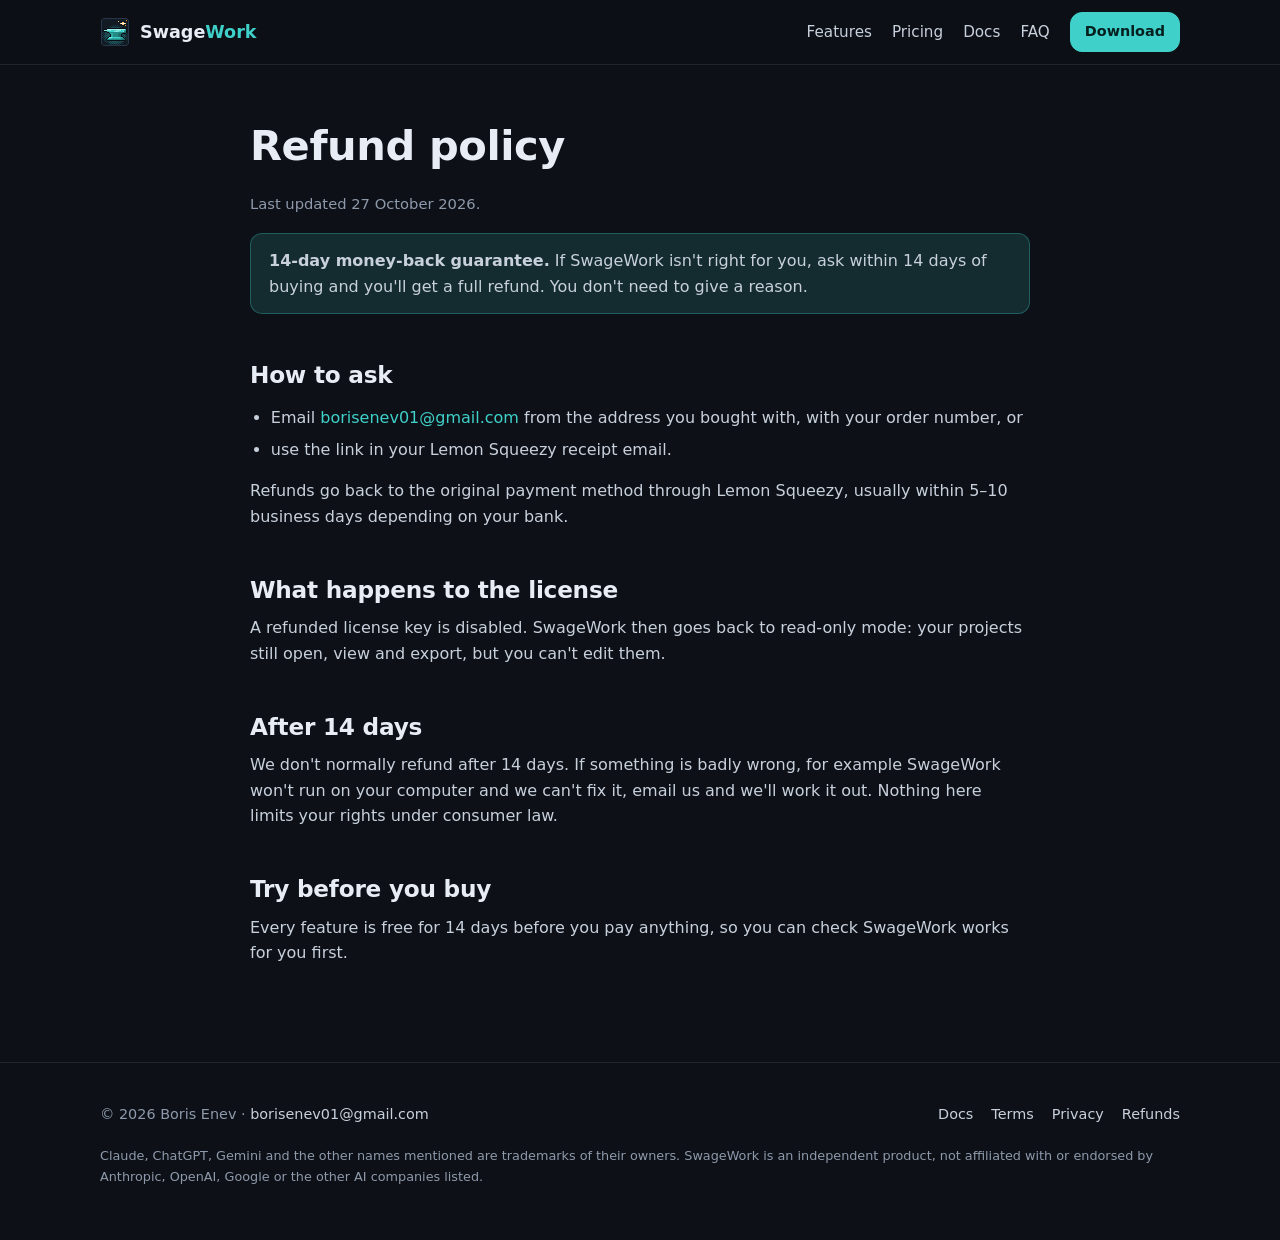
<file: refund.html>
<!doctype html>
<html lang="en">
<head>
  <meta charset="utf-8">
  <meta name="viewport" content="width=device-width, initial-scale=1">
  <title>SwageWork Refunds</title>
  <meta name="description" content="SwageWork's 14-day money-back guarantee.">
  <link rel="icon" href="img/logo.svg" type="image/svg+xml">
  <link rel="stylesheet" href="style.css">
</head>
<body>
<!-- header -->
<header class="site-header">
  <div class="wrap">
    <a class="brand" href="index.html"><img src="img/logo.svg" alt=""><span>Swage<b>Work</b></span></a>
    <nav class="nav">
      <a href="index.html#features">Features</a>
      <a href="index.html#pricing">Pricing</a>
      <a href="docs.html">Docs</a>
      <a href="index.html#faq">FAQ</a>
      <a class="btn small primary" data-download href="#">Download</a>
    </nav>
  </div>
</header>
<!-- /header -->

<main class="page">
  <h1>Refund policy</h1>
  <p class="updated">Last updated 27 October 2026.</p>

  <p class="callout"><b>14-day money-back guarantee.</b> If SwageWork isn't right for you, ask within 14 days of buying and you'll get a full refund. You don't need to give a reason.</p>

  <h2>How to ask</h2>
  <ul>
    <li>Email <a href="mailto:borisenev01@gmail.com">borisenev01@gmail.com</a> from the address you bought with, with your order number, or</li>
    <li>use the link in your Lemon Squeezy receipt email.</li>
  </ul>
  <p>Refunds go back to the original payment method through Lemon Squeezy, usually within 5–10 business days depending on your bank.</p>

  <h2>What happens to the license</h2>
  <p>A refunded license key is disabled. SwageWork then goes back to read-only mode: your projects still open, view and export, but you can't edit them.</p>

  <h2>After 14 days</h2>
  <p>We don't normally refund after 14 days. If something is badly wrong, for example SwageWork won't run on your computer and we can't fix it, email us and we'll work it out. Nothing here limits your rights under consumer law.</p>

  <h2>Try before you buy</h2>
  <p>Every feature is free for 14 days before you pay anything, so you can check SwageWork works for you first.</p>
</main>

<!-- footer -->
<footer class="site-footer">
  <div class="wrap">
    <div>© <span data-year>2026</span> Boris Enev · <a href="mailto:borisenev01@gmail.com">borisenev01@gmail.com</a></div>
    <nav>
      <a href="docs.html">Docs</a>
      <a href="terms.html">Terms</a>
      <a href="privacy.html">Privacy</a>
      <a href="refund.html">Refunds</a>
    </nav>
    <p class="fine">Claude, ChatGPT, Gemini and the other names mentioned are trademarks of their owners. SwageWork is an independent product, not affiliated with or endorsed by Anthropic, OpenAI, Google or the other AI companies listed.</p>
  </div>
</footer>
<!-- /footer -->
<script src="site.js"></script>
</body>
</html>
</file>
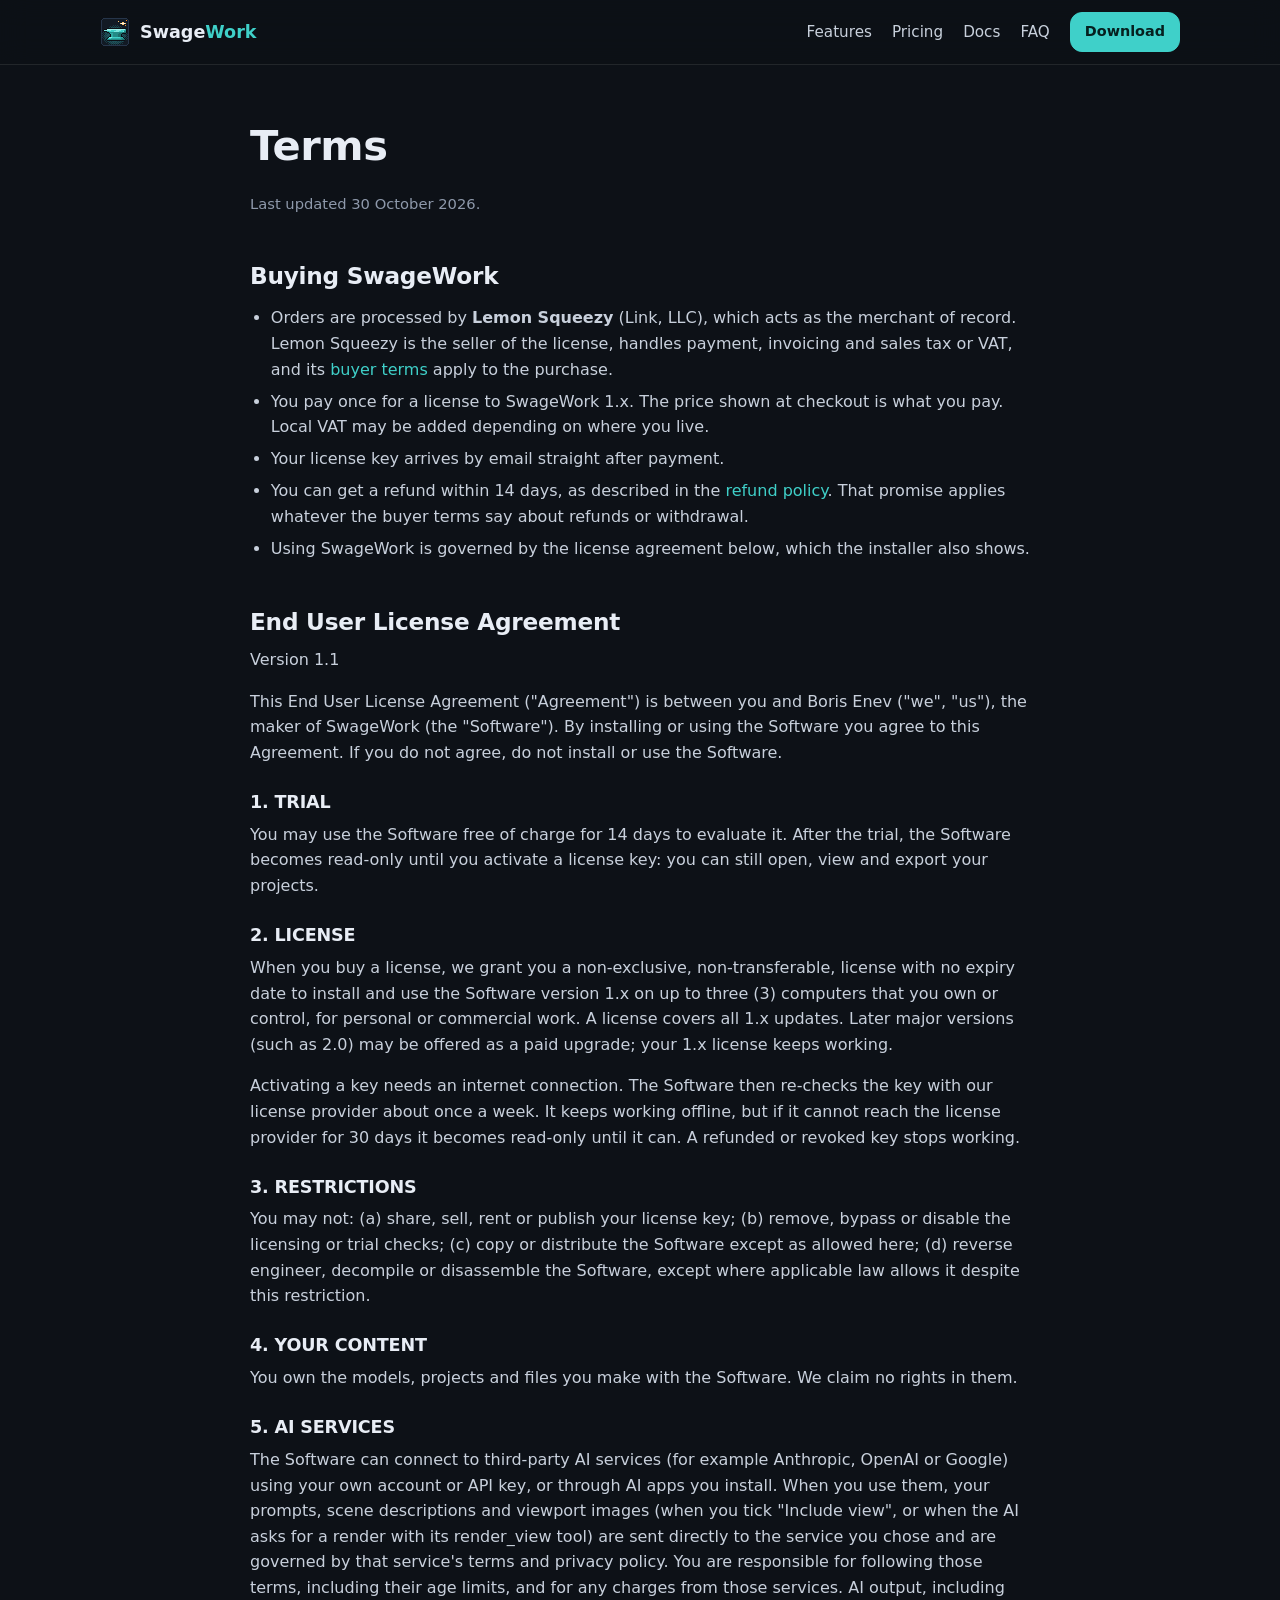
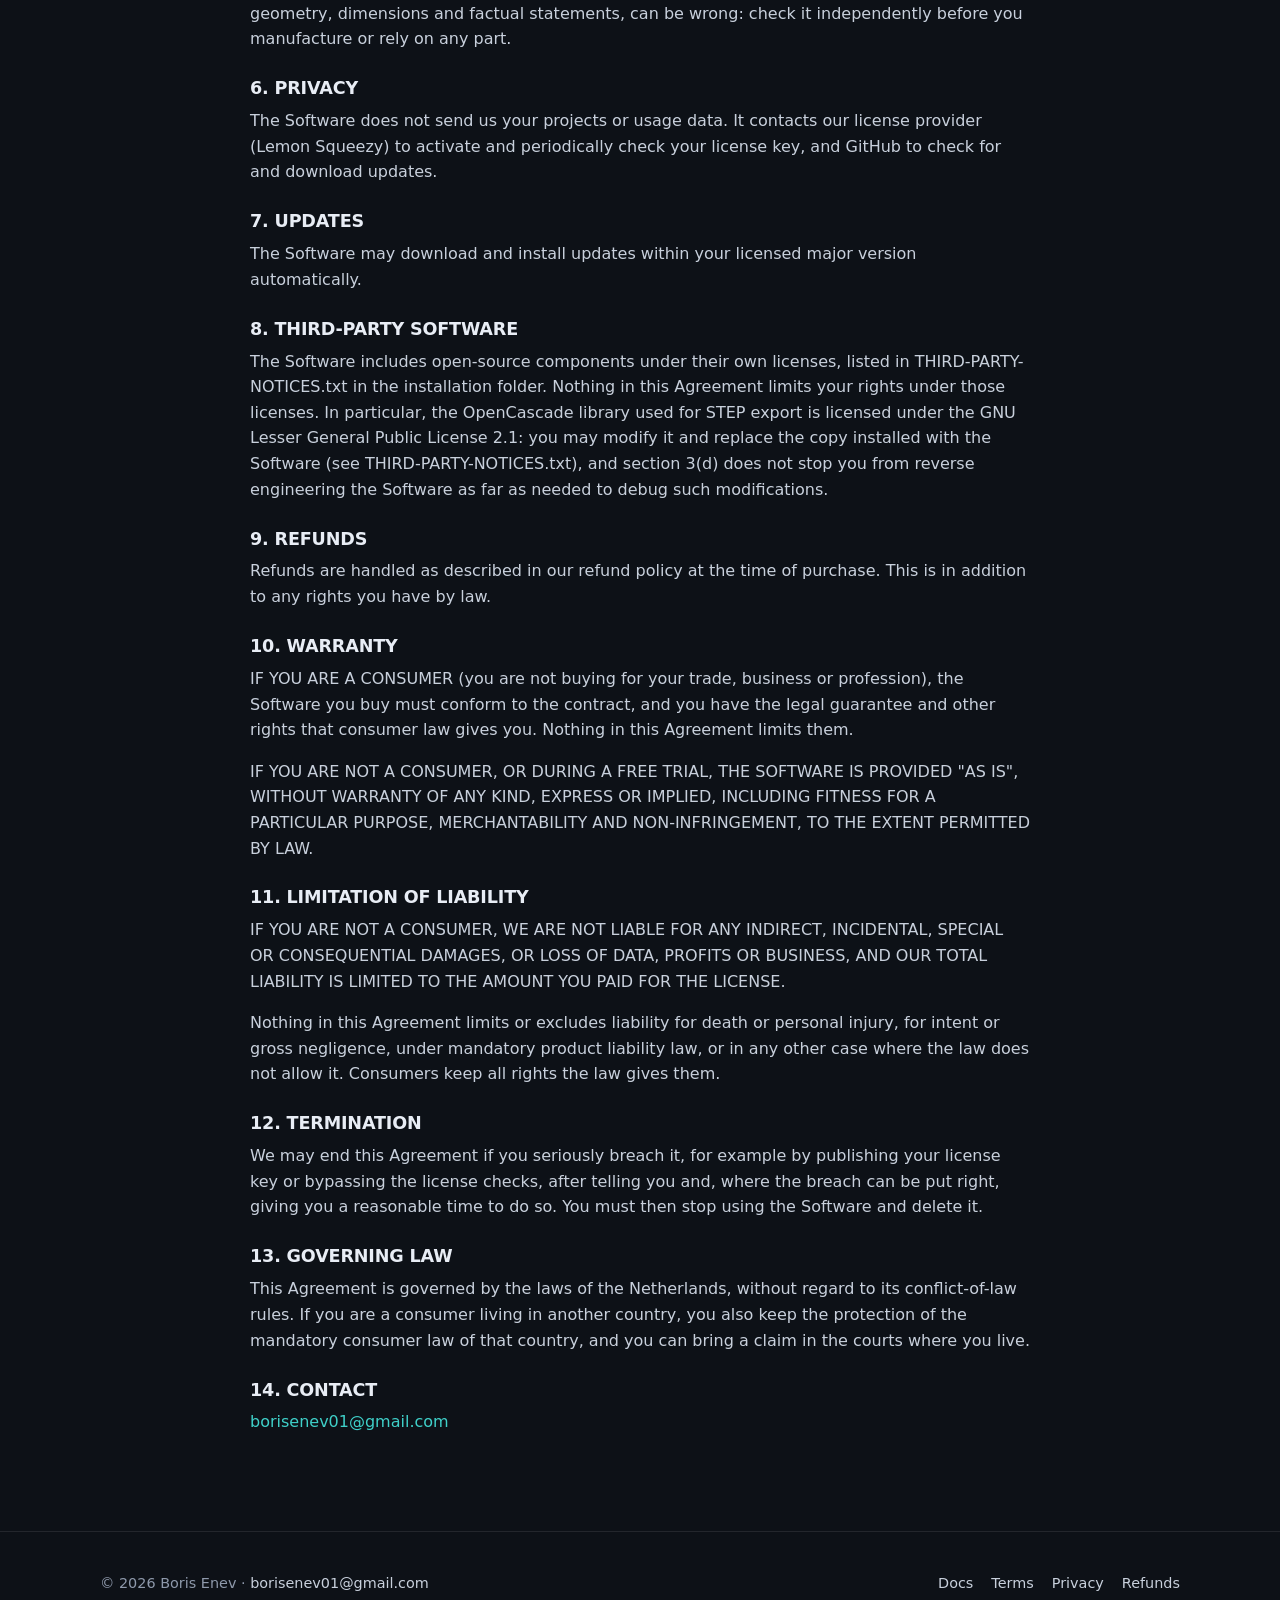
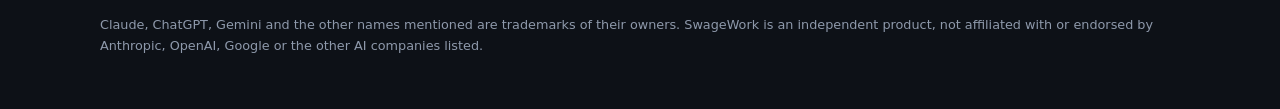
<file: terms.html>
<!doctype html>
<html lang="en">
<head>
  <meta charset="utf-8">
  <meta name="viewport" content="width=device-width, initial-scale=1">
  <title>SwageWork Terms</title>
  <meta name="description" content="The SwageWork license agreement and terms of sale.">
  <link rel="icon" href="img/logo.svg" type="image/svg+xml">
  <link rel="stylesheet" href="style.css">
</head>
<body>
<!-- header -->
<header class="site-header">
  <div class="wrap">
    <a class="brand" href="index.html"><img src="img/logo.svg" alt=""><span>Swage<b>Work</b></span></a>
    <nav class="nav">
      <a href="index.html#features">Features</a>
      <a href="index.html#pricing">Pricing</a>
      <a href="docs.html">Docs</a>
      <a href="index.html#faq">FAQ</a>
      <a class="btn small primary" data-download href="#">Download</a>
    </nav>
  </div>
</header>
<!-- /header -->

<main class="page">
  <h1>Terms</h1>
  <p class="updated">Last updated 30 October 2026.</p>

  <h2>Buying SwageWork</h2>
  <ul>
    <li>Orders are processed by <b>Lemon Squeezy</b> (Link, LLC), which acts as the merchant of record. Lemon Squeezy is the seller of the license, handles payment, invoicing and sales tax or VAT, and its <a href="https://www.lemonsqueezy.com/buyer-terms">buyer terms</a> apply to the purchase.</li>
    <li>You pay once for a license to SwageWork 1.x. The price shown at checkout is what you pay. Local VAT may be added depending on where you live.</li>
    <li>Your license key arrives by email straight after payment.</li>
    <li>You can get a refund within 14 days, as described in the <a href="refund.html">refund policy</a>. That promise applies whatever the buyer terms say about refunds or withdrawal.</li>
    <li>Using SwageWork is governed by the license agreement below, which the installer also shows.</li>
  </ul>

  <h2>End User License Agreement</h2>
  <div class="eula">
<!-- eula -->
<p>Version 1.1</p>
<p>This End User License Agreement ("Agreement") is between you and Boris Enev ("we", "us"), the maker of SwageWork (the "Software"). By installing or using the Software you agree to this Agreement. If you do not agree, do not install or use the Software.</p>
<h3>1. TRIAL</h3>
<p>You may use the Software free of charge for 14 days to evaluate it. After the trial, the Software becomes read-only until you activate a license key: you can still open, view and export your projects.</p>
<h3>2. LICENSE</h3>
<p>When you buy a license, we grant you a non-exclusive, non-transferable, license with no expiry date to install and use the Software version 1.x on up to three (3) computers that you own or control, for personal or commercial work. A license covers all 1.x updates. Later major versions (such as 2.0) may be offered as a paid upgrade; your 1.x license keeps working.</p>
<p>Activating a key needs an internet connection. The Software then re-checks the key with our license provider about once a week. It keeps working offline, but if it cannot reach the license provider for 30 days it becomes read-only until it can. A refunded or revoked key stops working.</p>
<h3>3. RESTRICTIONS</h3>
<p>You may not: (a) share, sell, rent or publish your license key; (b) remove, bypass or disable the licensing or trial checks; (c) copy or distribute the Software except as allowed here; (d) reverse engineer, decompile or disassemble the Software, except where applicable law allows it despite this restriction.</p>
<h3>4. YOUR CONTENT</h3>
<p>You own the models, projects and files you make with the Software. We claim no rights in them.</p>
<h3>5. AI SERVICES</h3>
<p>The Software can connect to third-party AI services (for example Anthropic, OpenAI or Google) using your own account or API key, or through AI apps you install. When you use them, your prompts, scene descriptions and viewport images (when you tick "Include view", or when the AI asks for a render with its render_view tool) are sent directly to the service you chose and are governed by that service's terms and privacy policy. You are responsible for following those terms, including their age limits, and for any charges from those services. AI output, including geometry, dimensions and factual statements, can be wrong: check it independently before you manufacture or rely on any part.</p>
<h3>6. PRIVACY</h3>
<p>The Software does not send us your projects or usage data. It contacts our license provider (Lemon Squeezy) to activate and periodically check your license key, and GitHub to check for and download updates.</p>
<h3>7. UPDATES</h3>
<p>The Software may download and install updates within your licensed major version automatically.</p>
<h3>8. THIRD-PARTY SOFTWARE</h3>
<p>The Software includes open-source components under their own licenses, listed in THIRD-PARTY-NOTICES.txt in the installation folder. Nothing in this Agreement limits your rights under those licenses. In particular, the OpenCascade library used for STEP export is licensed under the GNU Lesser General Public License 2.1: you may modify it and replace the copy installed with the Software (see THIRD-PARTY-NOTICES.txt), and section 3(d) does not stop you from reverse engineering the Software as far as needed to debug such modifications.</p>
<h3>9. REFUNDS</h3>
<p>Refunds are handled as described in our refund policy at the time of purchase. This is in addition to any rights you have by law.</p>
<h3>10. WARRANTY</h3>
<p>IF YOU ARE A CONSUMER (you are not buying for your trade, business or profession), the Software you buy must conform to the contract, and you have the legal guarantee and other rights that consumer law gives you. Nothing in this Agreement limits them.</p>
<p>IF YOU ARE NOT A CONSUMER, OR DURING A FREE TRIAL, THE SOFTWARE IS PROVIDED "AS IS", WITHOUT WARRANTY OF ANY KIND, EXPRESS OR IMPLIED, INCLUDING FITNESS FOR A PARTICULAR PURPOSE, MERCHANTABILITY AND NON-INFRINGEMENT, TO THE EXTENT PERMITTED BY LAW.</p>
<h3>11. LIMITATION OF LIABILITY</h3>
<p>IF YOU ARE NOT A CONSUMER, WE ARE NOT LIABLE FOR ANY INDIRECT, INCIDENTAL, SPECIAL OR CONSEQUENTIAL DAMAGES, OR LOSS OF DATA, PROFITS OR BUSINESS, AND OUR TOTAL LIABILITY IS LIMITED TO THE AMOUNT YOU PAID FOR THE LICENSE.</p>
<p>Nothing in this Agreement limits or excludes liability for death or personal injury, for intent or gross negligence, under mandatory product liability law, or in any other case where the law does not allow it. Consumers keep all rights the law gives them.</p>
<h3>12. TERMINATION</h3>
<p>We may end this Agreement if you seriously breach it, for example by publishing your license key or bypassing the license checks, after telling you and, where the breach can be put right, giving you a reasonable time to do so. You must then stop using the Software and delete it.</p>
<h3>13. GOVERNING LAW</h3>
<p>This Agreement is governed by the laws of the Netherlands, without regard to its conflict-of-law rules. If you are a consumer living in another country, you also keep the protection of the mandatory consumer law of that country, and you can bring a claim in the courts where you live.</p>
<h3>14. CONTACT</h3>
<p><a href="mailto:borisenev01@gmail.com">borisenev01@gmail.com</a></p>
<!-- /eula -->
  </div>
</main>

<!-- footer -->
<footer class="site-footer">
  <div class="wrap">
    <div>© <span data-year>2026</span> Boris Enev · <a href="mailto:borisenev01@gmail.com">borisenev01@gmail.com</a></div>
    <nav>
      <a href="docs.html">Docs</a>
      <a href="terms.html">Terms</a>
      <a href="privacy.html">Privacy</a>
      <a href="refund.html">Refunds</a>
    </nav>
    <p class="fine">Claude, ChatGPT, Gemini and the other names mentioned are trademarks of their owners. SwageWork is an independent product, not affiliated with or endorsed by Anthropic, OpenAI, Google or the other AI companies listed.</p>
  </div>
</footer>
<!-- /footer -->
<script src="site.js"></script>
</body>
</html>
</file>
<file: style.css>
/* SwageWork website: the app's "Floating glass" look (deep blue-black, teal accent, glass panels). */
:root {
  --bg: #0d1117;
  --bg-2: #0b0f15;
  --panel: #161b24;
  --glass: rgba(22, 27, 36, 0.72);
  --border: rgba(255, 255, 255, 0.09);
  --border-strong: rgba(255, 255, 255, 0.18);
  --text: #e8edf5;
  --text-2: #c8d0dc;
  --muted: #8e99ab;
  --accent: #3fd0c9;
  --accent-ink: #06201f;
  --accent-soft: rgba(63, 208, 201, 0.14);
  --good: #5fcf8a;
  --radius: 18px;
  --wrap: 1120px;
  color-scheme: dark;
}

* { box-sizing: border-box; }
html { scroll-behavior: smooth; }
body {
  margin: 0;
  background: var(--bg);
  color: var(--text);
  font: 16px/1.6 'Segoe UI Variable', 'Segoe UI', system-ui, -apple-system, sans-serif;
  -webkit-font-smoothing: antialiased;
}
img { max-width: 100%; height: auto; display: block; }
a { color: var(--accent); text-decoration: none; }
a:hover { text-decoration: underline; }
h1, h2, h3 { line-height: 1.2; margin: 0 0 0.5em; letter-spacing: -0.01em; }
h1 { font-size: clamp(2.1rem, 5vw, 3.4rem); font-weight: 700; }
h2 { font-size: clamp(1.6rem, 3.2vw, 2.2rem); }
h3 { font-size: 1.1rem; }
p { margin: 0 0 1em; }
code, kbd { font-family: 'Cascadia Code', Consolas, monospace; font-size: 0.9em; }
kbd { padding: 1px 6px; border: 1px solid var(--border-strong); border-bottom-width: 2px; border-radius: 6px; background: var(--panel); }

.wrap { max-width: var(--wrap); margin: 0 auto; padding: 0 20px; }
.muted { color: var(--muted); }
.small { font-size: 0.875rem; }

/* ---- Header ---- */
.site-header {
  position: sticky; top: 0; z-index: 10;
  background: rgba(13, 17, 23, 0.78);
  backdrop-filter: blur(14px);
  border-bottom: 1px solid var(--border);
}
.site-header .wrap { display: flex; align-items: center; gap: 24px; height: 64px; }
.brand { display: flex; align-items: center; gap: 10px; color: var(--text); font-weight: 700; font-size: 1.1rem; }
.brand:hover { text-decoration: none; }
.brand img { width: 30px; height: 30px; image-rendering: pixelated; }
.brand b { color: var(--accent); font-weight: inherit; }
.nav { display: flex; gap: 20px; margin-left: auto; align-items: center; }
.nav a { color: var(--text-2); font-size: 0.95rem; }
.nav a:hover { color: var(--text); text-decoration: none; }
@media (max-width: 760px) { .nav a:not(.btn) { display: none; } }

/* ---- Buttons ---- */
.btn {
  display: inline-flex; align-items: center; justify-content: center; gap: 8px;
  padding: 11px 20px; border-radius: 12px;
  font: inherit; font-weight: 600; font-size: 0.98rem;
  border: 1px solid var(--border-strong); background: var(--panel); color: var(--text);
  cursor: pointer; transition: transform 0.12s, background 0.12s, border-color 0.12s;
}
.btn:hover { text-decoration: none; border-color: var(--accent); transform: translateY(-1px); }
.btn.primary { background: var(--accent); color: var(--accent-ink); border-color: var(--accent); }
.btn.primary:hover { background: #5fe0d9; }
.btn.small { padding: 7px 14px; font-size: 0.9rem; }
.btn[aria-disabled='true'] { opacity: 0.55; cursor: default; transform: none; border-color: var(--border-strong); }

/* ---- Hero ---- */
.hero { position: relative; overflow: hidden; padding: 72px 0 40px; text-align: center; }
.hero::before {
  content: ''; position: absolute; inset: -20% -10% auto; height: 640px; z-index: -1;
  background: radial-gradient(ellipse at 50% 0%, rgba(63, 208, 201, 0.22), transparent 60%);
}
.hero .lede { font-size: clamp(1.05rem, 2vw, 1.25rem); color: var(--text-2); max-width: 720px; margin: 0 auto 28px; }
.hero .ctas { display: flex; gap: 12px; justify-content: center; flex-wrap: wrap; }
.hero .note { margin-top: 14px; }
.eyebrow { display: inline-block; padding: 4px 12px; margin-bottom: 18px; border-radius: 999px; background: var(--accent-soft); color: var(--accent); font-size: 0.85rem; font-weight: 600; }
.shot {
  margin: 48px auto 0; border-radius: var(--radius); overflow: hidden;
  border: 1px solid var(--border-strong);
  box-shadow: 0 30px 80px rgba(0, 0, 0, 0.55), 0 0 0 1px rgba(63, 208, 201, 0.06);
}

/* ---- Sections ---- */
section { padding: 72px 0; }
section.alt { background: var(--bg-2); border-top: 1px solid var(--border); border-bottom: 1px solid var(--border); }
.section-head { text-align: center; max-width: 700px; margin: 0 auto 44px; }
.section-head p { color: var(--text-2); }

.steps { display: grid; grid-template-columns: repeat(3, 1fr); gap: 20px; counter-reset: step; }
.step { padding: 24px; border-radius: var(--radius); background: var(--glass); border: 1px solid var(--border); }
.step::before {
  counter-increment: step; content: counter(step);
  display: grid; place-items: center; width: 34px; height: 34px; margin-bottom: 14px;
  border-radius: 50%; background: var(--accent-soft); color: var(--accent); font-weight: 700;
}
.step p { color: var(--text-2); margin: 0; }

.split { display: grid; grid-template-columns: 1fr 1.25fr; gap: 48px; align-items: center; }
.split.flip { grid-template-columns: 1.25fr 1fr; }
.split.flip .split-text { order: 2; }
.split img { border-radius: 14px; border: 1px solid var(--border-strong); box-shadow: 0 20px 60px rgba(0, 0, 0, 0.45); }
.split-text p { color: var(--text-2); }
.ticks { list-style: none; padding: 0; margin: 0; }
.ticks li { position: relative; padding-left: 28px; margin-bottom: 10px; color: var(--text-2); }
.ticks li::before { content: '✓'; position: absolute; left: 0; color: var(--accent); font-weight: 700; }

.grid { display: grid; grid-template-columns: repeat(3, 1fr); gap: 18px; }
.card { padding: 22px; border-radius: var(--radius); background: var(--glass); border: 1px solid var(--border); }
.card p { color: var(--text-2); margin: 0; font-size: 0.96rem; }
.card .icon { font-size: 1.4rem; margin-bottom: 8px; }

.ai-list { display: flex; flex-wrap: wrap; gap: 10px; justify-content: center; margin-top: 8px; }
.chip { padding: 6px 14px; border-radius: 999px; background: var(--panel); border: 1px solid var(--border); color: var(--text-2); font-size: 0.92rem; }
.chip b { color: var(--accent); font-weight: 600; margin-left: 4px; font-size: 0.8rem; }

/* ---- Pricing ---- */
.price-card {
  max-width: 520px; margin: 0 auto; padding: 34px; text-align: center;
  border-radius: 24px; background: var(--glass); border: 1px solid rgba(63, 208, 201, 0.4);
  box-shadow: 0 0 0 6px var(--accent-soft), 0 30px 80px rgba(0, 0, 0, 0.4);
}
.price { font-size: 3.4rem; font-weight: 700; line-height: 1; margin: 10px 0 4px; }
.price s { font-size: 1.4rem; color: var(--muted); font-weight: 400; margin-left: 8px; }
.price-card .ticks { text-align: left; margin: 24px auto; max-width: 360px; }
.price-card .btn { width: 100%; }

/* ---- FAQ ---- */
.faq { max-width: 780px; margin: 0 auto; }
.faq details { border-bottom: 1px solid var(--border); padding: 16px 0; }
.faq summary { cursor: pointer; font-weight: 600; list-style: none; display: flex; justify-content: space-between; gap: 16px; }
.faq summary::after { content: '+'; color: var(--accent); font-size: 1.3rem; line-height: 1; }
.faq details[open] summary::after { content: '−'; }
.faq summary::-webkit-details-marker { display: none; }
.faq details p { color: var(--text-2); margin: 12px 0 0; }

/* ---- Text pages (docs, legal) ---- */
.page { max-width: 820px; margin: 0 auto; padding: 56px 20px 80px; }
.page h1 { font-size: clamp(1.9rem, 4vw, 2.6rem); }
.page h2 { font-size: 1.45rem; margin-top: 2em; }
.page h3 { margin-top: 1.5em; }
.page p, .page li { color: var(--text-2); }
.page ul, .page ol { padding-left: 1.3em; }
.page li { margin-bottom: 0.4em; }
.page .updated { color: var(--muted); font-size: 0.92rem; }
.toc { padding: 18px 22px; border-radius: 14px; background: var(--glass); border: 1px solid var(--border); margin: 24px 0; }
.toc ol { margin: 0; }
.callout { padding: 14px 18px; border-radius: 12px; background: var(--accent-soft); border: 1px solid rgba(63, 208, 201, 0.3); color: var(--text); margin: 18px 0; }
.eula p { white-space: pre-line; }
table { width: 100%; border-collapse: collapse; margin: 12px 0 20px; font-size: 0.95rem; }
th, td { text-align: left; padding: 9px 10px; border-bottom: 1px solid var(--border); color: var(--text-2); vertical-align: top; }
th { color: var(--text); font-weight: 600; }

/* ---- Footer ---- */
.site-footer { border-top: 1px solid var(--border); padding: 40px 0; color: var(--muted); font-size: 0.9rem; }
.site-footer .wrap { display: flex; flex-wrap: wrap; gap: 20px 40px; justify-content: space-between; }
.site-footer nav { display: flex; flex-wrap: wrap; gap: 18px; }
.site-footer a { color: var(--text-2); }
.site-footer .fine { flex-basis: 100%; font-size: 0.8rem; }

@media (max-width: 900px) {
  .steps, .grid { grid-template-columns: 1fr 1fr; }
  .split, .split.flip { grid-template-columns: 1fr; gap: 28px; }
  .split.flip .split-text { order: 0; }
}
@media (max-width: 600px) {
  .steps, .grid { grid-template-columns: 1fr; }
  section { padding: 52px 0; }
  .hero { padding-top: 48px; }
  .price-card { padding: 26px 20px; }
}
</file>
